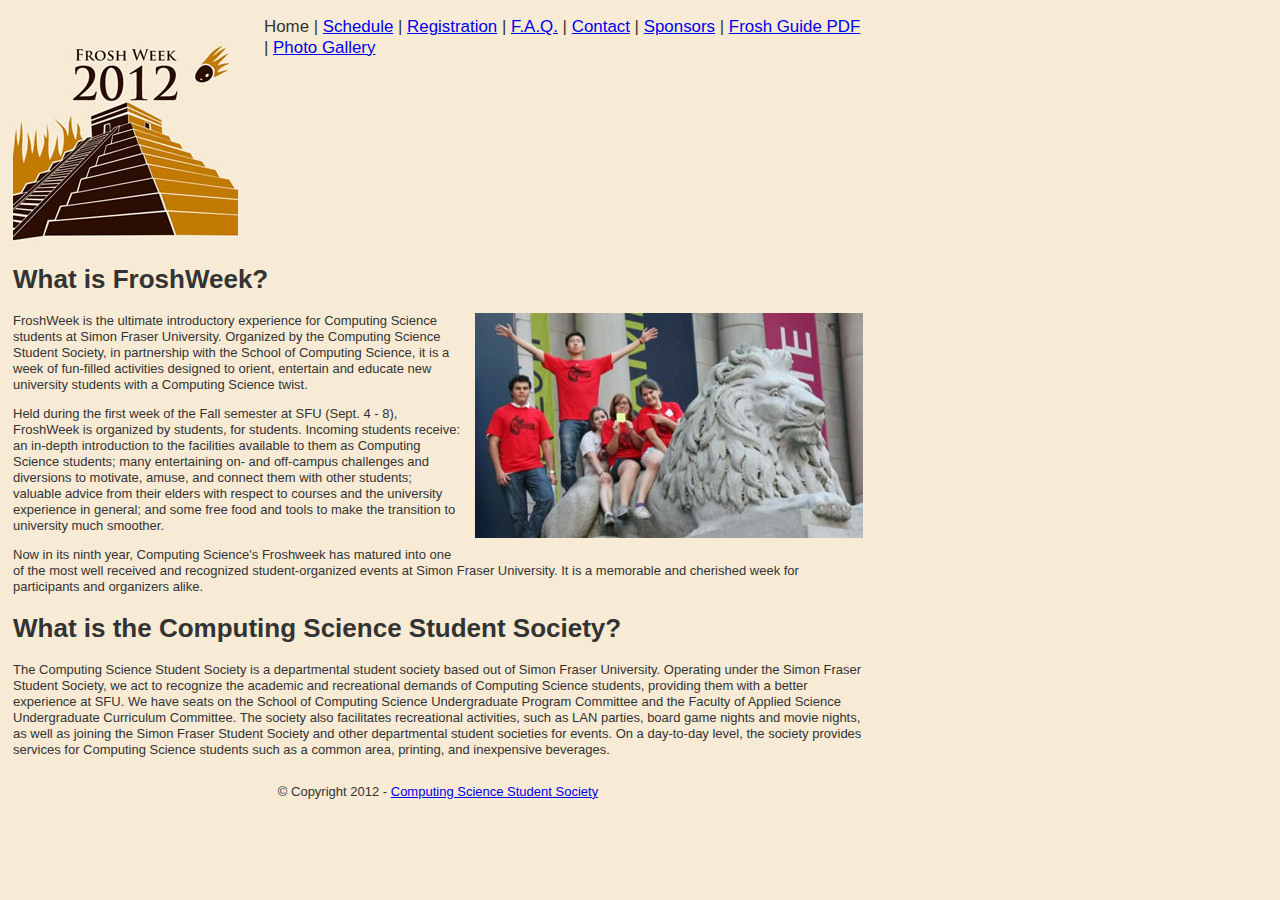
<file: archive/frosh2012/index.html>
<!DOCTYPE html>

<html>
<head>
<title>CSSS FroshWeek 2012</title>
<link rel="stylesheet" href="screen.css" />
</head>

<body>

<div class="logo">
    <img src="logo2012small.jpg" />
</div>
        
<div class="navigation">
    <p>
    Home | 
    <a href="schedule.html">Schedule</a> |
    <a href="registration.html">Registration</a> | 
    <a href="faq.html">F.A.Q.</a> | 
    <a href="contact.html">Contact</a> | 
    <a href="sponsors.html">Sponsors</a> |
    <a href="Frosh Week 2012 Survival Guide.pdf">Frosh Guide PDF</a> |
    <a href="http://csss.cs.sfu.ca/gallery.php">Photo Gallery</a>
    </p>
</div>

<div class="content">

<h1>What is FroshWeek?</h1>

<img class="photo" src="2011_statue.jpg" />

<p>FroshWeek is the ultimate introductory experience for Computing Science students at Simon Fraser
University. Organized by the Computing Science Student Society, in partnership with the School of
Computing Science, it is a week of fun-filled activities designed to orient, entertain and educate new
university students with a Computing Science twist.</p>

<p>Held during the first week of the Fall semester at SFU (Sept. 4 - 8), FroshWeek is organized by students, for
students. Incoming students receive: an in-depth introduction to the facilities available to them as
Computing Science students; many entertaining on- and off-campus challenges and diversions to
motivate, amuse, and connect them with other students; valuable advice from their elders with respect 
to courses and the university experience in general; and some free food and tools to make the
transition to university much smoother.</p>

<p>Now in its ninth year, Computing Science's Froshweek has matured into one of the most well
received and recognized student-organized events at Simon Fraser University. It is a memorable and
cherished week for participants and organizers alike.</p>



<h1>What is the Computing Science Student Society?</h1>

<p>The Computing Science Student Society is a departmental student society based out of Simon 
Fraser University. Operating under the Simon Fraser Student Society, we act to recognize the
academic and recreational demands of Computing Science students, providing them with a better
experience at SFU. We have seats on the School of Computing Science Undergraduate Program 
Committee and the Faculty of Applied Science Undergraduate Curriculum Committee. 
The society also facilitates recreational activities, such as
LAN parties, board game nights and movie nights, as well as joining
the Simon Fraser Student Society and other departmental student
societies for events. On a day-to-day level, the society provides
services for Computing Science students such as a common area,
printing, and inexpensive beverages.</p>

<div class="footer">
	<p>&copy; Copyright 2012 - <a href="http://csss.cs.sfu.ca/">Computing Science Student Society</a></p>
</div>

</div>

</body>
</html>
</file>
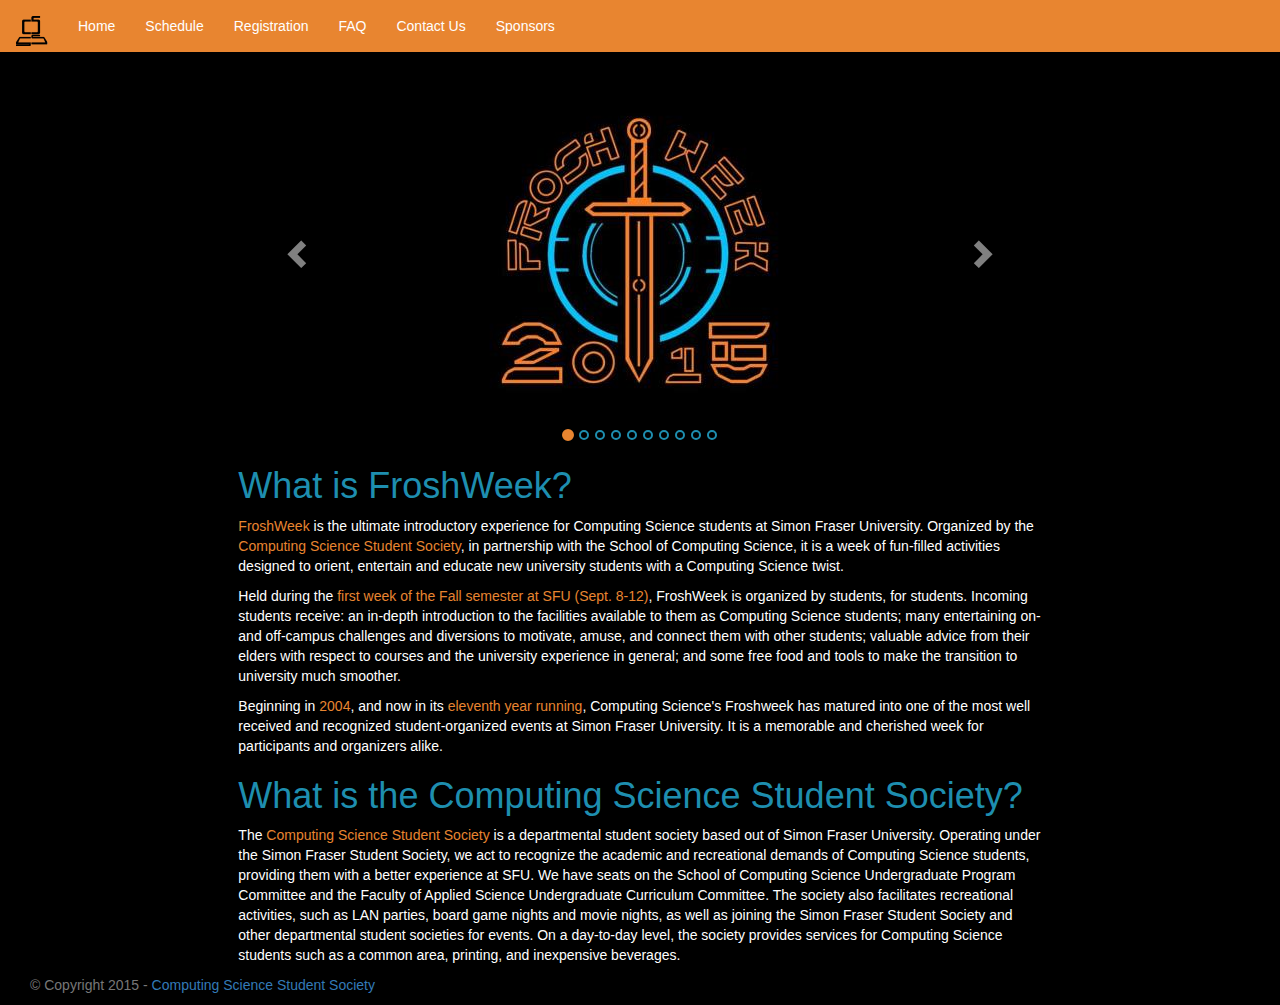
<file: archive/frosh2015/index.html>
<!DOCTYPE html>
<html lang="en">
  <head>
    <meta charset="utf-8">
    <meta http-equiv="X-UA-Compatible" content="IE=edge">
    <meta name="viewport" content="width=device-width, initial-scale=1">
    <!-- The above 3 meta tags *must* come first in the head; any other head content must come *after* these tags -->
    <title>CSSS FroshWeek 2015</title>

    <!-- Bootstrap -->
    <link href="css/bootstrap.min.css" rel="stylesheet">

    <!-- HTML5 shim and Respond.js for IE8 support of HTML5 elements and media queries -->
    <!-- WARNING: Respond.js doesn't work if you view the page via file:// -->
    <!--[if lt IE 9]>
      <script src="https://oss.maxcdn.com/html5shiv/3.7.2/html5shiv.min.js"></script>
      <script src="https://oss.maxcdn.com/respond/1.4.2/respond.min.js"></script>
    <![endif]-->

    <!-- CSSS FroshWeek Stylings -->
    <link href="css/style.css" rel="stylesheet">
    <link href="css/bs-overrides.css" rel="stylesheet">
  </head>
  <body>
        <!-- Navigation Section -->
        <nav class="navbar navbar-default navbar-fixed-top" role="navigation">
            <div class="container-fluid">
                <!-- Navigation Header -->
                <div class="navbar-header">
                    <button type="button" class="navbar-toggle collapsed" data-toggle="collapse" data-target="#navbar-collapse-1">
                        <span class="sr-only">Navigation Toggle</span>
                        <span class="icon-bar"></span>
                        <span class="icon-bar"></span>
                        <span class="icon-bar"></span>
                    </button>
                    <a class="navbar-brand" href="http://csss.cs.sfu.ca"><img src="img/CSSSFinalLogoMini.png" alt="CSSS"></a>
                </div>

                <!-- Nav links -->
                <div class="collapse navbar-collapse" id="navbar-collapse-1">
                    <ul class="nav navbar-nav">
                        <li><a href="index.html" class="active">Home</a></li>
                        <li><a href="schedule.html">Schedule</a></li>
                        <li><a href="registration.html">Registration</a></li>
                        <li><a href="faq.html">FAQ</a></li>
                        <li><a href="contact.html">Contact Us</a></li>
                        <li><a href="sponsors.html">Sponsors</a><li>
                    </ul>
                </div>
            </div>
        </nav>

        <!-- Content Section -->
        <div class="container-fluid">
            <div class="row-fluid">
                <div class="col-xs-12 col-md-8 col-md-offset-2">
                    <div id="carousel" class="carousel slide" data-ride="carousel">
                        <!-- Indicators -->
                        <ol class="carousel-indicators">
                            <li data-target="#carousel" data-slide-to="0" class="active"></li>
                            <li data-target="#carousel" data-slide-to="1"></li>
                            <li data-target="#carousel" data-slide-to="2"></li>
                            <li data-target="#carousel" data-slide-to="3"></li>
                            <li data-target="#carousel" data-slide-to="4"></li>
                            <li data-target="#carousel" data-slide-to="5"></li>
                            <li data-target="#carousel" data-slide-to="6"></li>
                            <li data-target="#carousel" data-slide-to="7"></li>
                            <li data-target="#carousel" data-slide-to="8"></li>
                            <li data-target="#carousel" data-slide-to="9"></li>
                        </ol>
                    
                        <!-- wrapper for slides -->
                        
                        <div class="carousel-inner" role="listbox">
                            <div class="item active">
                                <img class="img-responsive center-block" src="img/blueDisk_landscape.jpg" alt="Frosh 2012 Info Session">
                            </div>
                            
                            <div class="item">
                                <img src="img/frosh-slide-1.jpg" alt="Frosh 2012 Info Session">
                            </div>
                            
                            <div class="item" >
                                <img src="img/frosh-slide-2.jpg" alt="Frosh 2011">
                            </div>
                                
                            <div class="item" >
                                <img src="img/frosh-slide-3.jpg" alt="Frosh 2012 Dinner">
                            </div>
                                
                            <div class="item">
                                <img src="img/frosh-slide-4.jpg" alt="Frosh 2011 Dodgeball">
                            </div>
                                
                            <div class="item">
                                <img src="img/frosh-slide-5.jpg" alt="Frosh 2012">
                            </div>
                                
                            <div class="item">
                                <img src="img/frosh-slide-6.jpg" alt="Frosh 2012 Jumping">
                            </div>
                            
                            <div class="item">
                                <img src="img/frosh-slide-7.jpg" alt="Frosh 2012 Art Gallery">
                            </div>

                            <div class="item">
                                <img src="img/frosh-slide-8.jpg" alt="Frosh 2012 Engineers">
                            </div>
                            
                            <div class="item">
                                <img src="img/frosh-slide-9.jpg">
                            </div>
                        </div>

                        <!-- left and right controls -->
                        <a class="left carousel-control" href="#carousel" role="button" data-slide="prev">
                            <span class="glyphicon glyphicon-chevron-left" aria-hidden="true"</span>
                            <span class="sr-only">Previous</span>
                        </a>
                        <a class="right carousel-control" href="#carousel" role="button" data-slide="next">
                            <span class="glyphicon glyphicon-chevron-right" aria-hidden="true"</span>
                            <span class="sr-only">Next</span>
                        </a>
                    </div> <!-- carousel -->
                </div>

                
                <div class="col-xs-12 col-md-8 col-md-offset-2">
                    <br />
                    <br />
                    
                    <h1>What is FroshWeek?</h1>
                    
                    <p><span class="emphasis">FroshWeek</span> is the ultimate introductory experience for Computing Science students at Simon Fraser University. Organized by the <span class="emphasis">Computing Science Student Society</span>, in partnership with the School of Computing Science, it is a week of fun-filled activities designed to orient, entertain and educate new university students with a Computing Science twist.</p>

                    <p>Held during the <span class="emphasis">first week of the Fall semester at SFU (Sept. 8-12)</span>, FroshWeek is organized by students, for students. Incoming students receive: an in-depth introduction to the facilities available to them as Computing Science students; many entertaining on- and off-campus challenges and diversions to motivate, amuse, and connect them with other students; valuable advice from their elders with respect to courses and the university experience in general; and some free food and tools to make the transition to university much smoother.</p>

                    <p>Beginning in <span class="emphasis">2004</span>, and now in its <span class="emphasis">eleventh year running</span>, Computing Science's Froshweek has matured into one of the most well received and recognized student-organized events at Simon Fraser University. It is a memorable and cherished week for participants and organizers alike.</p> 

                    <h1>What is the Computing Science Student Society?</h1>

                    <p>The <span class="emphasis">Computing Science Student Society</span> is a departmental student society based out of Simon Fraser University. Operating under the Simon Fraser Student Society, we act to recognize the academic and recreational demands of Computing Science students, providing them with a better experience at SFU. We have seats on the School of Computing Science Undergraduate Program Committee and the Faculty of Applied Science Undergraduate Curriculum Committee. The society also facilitates recreational activities, such as LAN parties, board game nights and movie nights, as well as joining the Simon Fraser Student Society and other departmental student societies for events. On a day-to-day level, the society provides services for Computing Science students such as a common area, printing, and inexpensive beverages.</p>
                </div>
            </div> <!-- end row-fluid -->
        </div> <!-- end container-fluid -->
       
            
        <footer class="footer">
            <div class="container-fluid">
                <div class="col-xs-8 col-md-8">
                    <p class="text-muted">&copy; Copyright 2015 - <a href="http://csss.cs.sfu.ca/">Computing Science Student Society</a></p> 
                </div>
            </div>
        </footer>
        
        

    <!-- jQuery (necessary for Bootstrap's JavaScript plugins) -->
    <script src="https://ajax.googleapis.com/ajax/libs/jquery/1.11.2/jquery.min.js"></script>
    <!-- Include all compiled plugins (below), or include individual files as needed -->
    <script src="js/bootstrap.min.js"></script>
  </body>
</html>
</file>
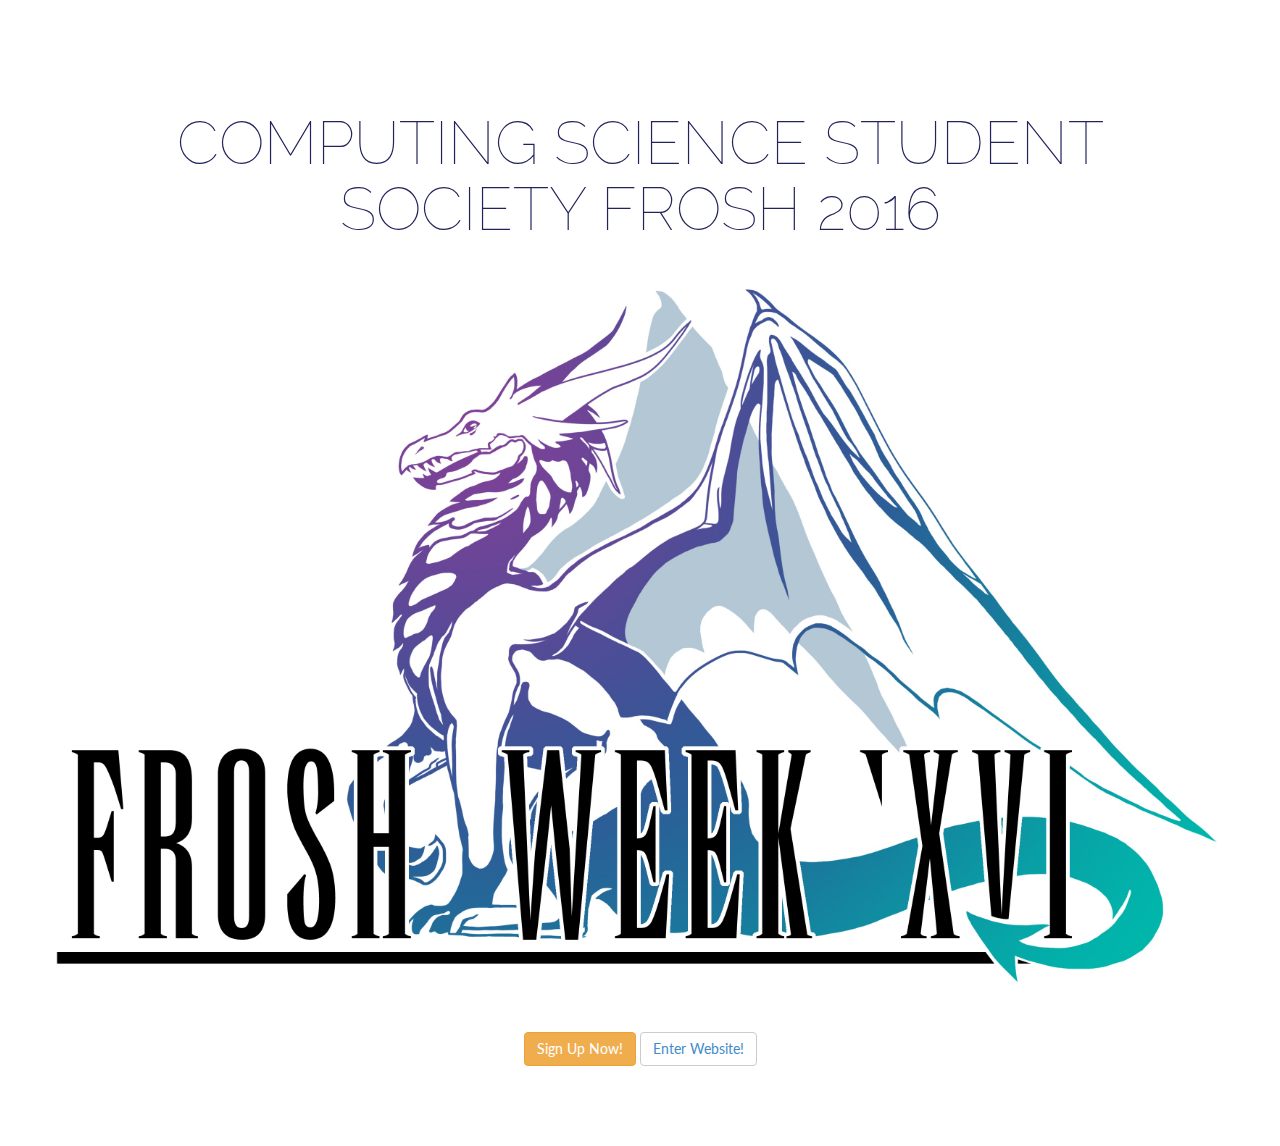
<file: archive/frosh2016/index.html>
<!DOCTYPE html>
<html lang="en">
  <head>
    <meta charset="utf-8">
    <meta name="viewport" content="width=device-width, initial-scale=1.0"/>
    <meta name="description" content="CSSS Frosh Week 2016"/>
    <meta name="author" content="Farzin Ahmed"/>
    <meta name="creator" content="Farzin Ahmed"/>
    <meta name="attribution_parties" content="SHIELD free bootstrap theme - blacktie.co licensed under CC3">
    <link rel="shortcut icon" href="mainsite/assets/img/team/favicon.ico">

    <title>Computing Science Student Society Frosh 2016</title

    <!-- Bootstrap core CSS -->
    <link href="assets/css/bootstrap.css" rel="stylesheet">

    <!-- Custom styles for this template -->
    <link href="assets/css/soon.css" rel="stylesheet">

    <!-- Overrides for everything -->
    <link href="assets/css/overrides.css" rel="stylesheet">

    <!-- HTML5 shim and Respond.js IE8 support of HTML5 elements and media queries -->
    <!--[if lt IE 9]>
      <script src="assets/js/html5shiv.js"></script>
      <script src="assets/js/respond.min.js"></script>
    <![endif]-->

    <link href='https://fonts.googleapis.com/css?family=Lato:300,400,700,300italic,400italic' rel='stylesheet' type='text/css'>
    <link href='https://fonts.googleapis.com/css?family=Raleway:400,300,700' rel='stylesheet' type='text/css'>

  </head>
  <!-- START BODY -->
  <body class="nomobile">

    <!-- START HEADER -->
    <section id="header">
        <div class="container">
            <header class="row">
                <div class="col-xs-10 col-xs-offset-1">
                    <!-- HEADLINE -->
                    <h1 data-animated="GoIn">Computing Science Student Society Frosh 2016</h1>
                </div>
            </header>



        <!-- LAYER OVER THE SLIDER TO MAKE THE WHITE TEXT READABLE -->
        <!--<div id="layer"></div>-->
        <!-- END LAYER -->
        <!-- START SLIDER -->
        <!-- Slider Commented Out
        <div class="row">
            <div id="slider" class="col-lg-4 col-lg-offset-4 rev_slider">
                <ul>
                    <li data-transition="slideleft" data-slotamount="1" data-thumb="assets/frosh/new_header.png">
                        <img src="assets/img/frosh/new/blueDisk.jpg">
                    </li>
                    <li data-transition="slideleft" data-slotamount="1" data-thumb="assets/img/frosh/bedrace.png">
                        <img src="assets/img/frosh/frosh-slide-4.jpg">
                    </li>
                    <li data-transition="slideleft" data-slotamount="1" data-thumb="assets/img/frosh/Club_Night.JPG">
                        <img src="assets/img/frosh/frosh-slide-3.jpg">
                    </li>
                </ul>
            </div>
        </div> -->
        <!-- END SLIDER -->

            <!-- START TIMER -->

            <div class="row">
                <img class="img-responsive center-block" src="assets/img/frosh/logo_3gradient_banner_small.jpg">
            </div>
			<!--
            <div class="row">
                <div id="timer"  data-animated="FadeIn">
                    <div id="days" class="timer_box"></div>
                    <div id="hours" class="timer_box"></div>
                    <div id="minutes" class="timer_box"></div>
                    <div id="seconds" class="timer_box"></div>
                </div>
            </div>
		-->
            <div class="row">
                <div class="col-lg-4 col-lg-offset-4 mt centered">
                    <button type="button" class="btn btn-warning" onclick='window.location.href = "https://docs.google.com/forms/d/e/1FAIpQLSfbo5o_AFKfJ8tA26HFx3xESzkc9_F5-ljXW1_sbnlV-YPmzg/viewform";'>Sign Up Now!</button>
                    <button type="button" class="btn btn-default" onclick='window.location.href = "mainsite/frosh.html";'><a href="mainsite/frosh.html">Enter Website!</a></button>
                </div>
	    </div>
            <!-- END TIMER -->

            <!--<div class="row">
                <h1>Sponsored by: </h1>
                <div>
                    <img class="img-responsive center-block" src="assets/img/Simba Logo white on transparent triangle with transparent S.png">
                </div>
            </div>
        </div><! End Container
    </section> -->
    <!-- END HEADER -->

    <!-- Bootstrap core JavaScript
    ================================================== -->
    <!-- Placed at the end of the document so the pages load faster -->
    <script>
    function registerRedirect() {
        window.location.href = "https://docs.google.com/forms/d/1KcNNdA1Iy11nPLnjwRf1H5aIw_VuB8cx5CHDvjtShYI/viewform?usp=send_form";
    }
    function mainsiteRedirect() {
        window.location.href = "mainsite/frosh.html";
    }

    </script>
    <script src="assets/js/jquery.min.js"></script>
    <script type="text/javascript" src="assets/js/modernizr.custom.js"></script>
    <script src="assets/js/bootstrap.js"></script>
    <script src="assets/js/soon/plugins.js"></script>
    <script src="assets/js/soon/jquery.themepunch.revolution.min.js"></script>
    <script src="assets/js/soon/custom.js"></script>
  </body>
  <!-- END BODY -->
</html>
</file>
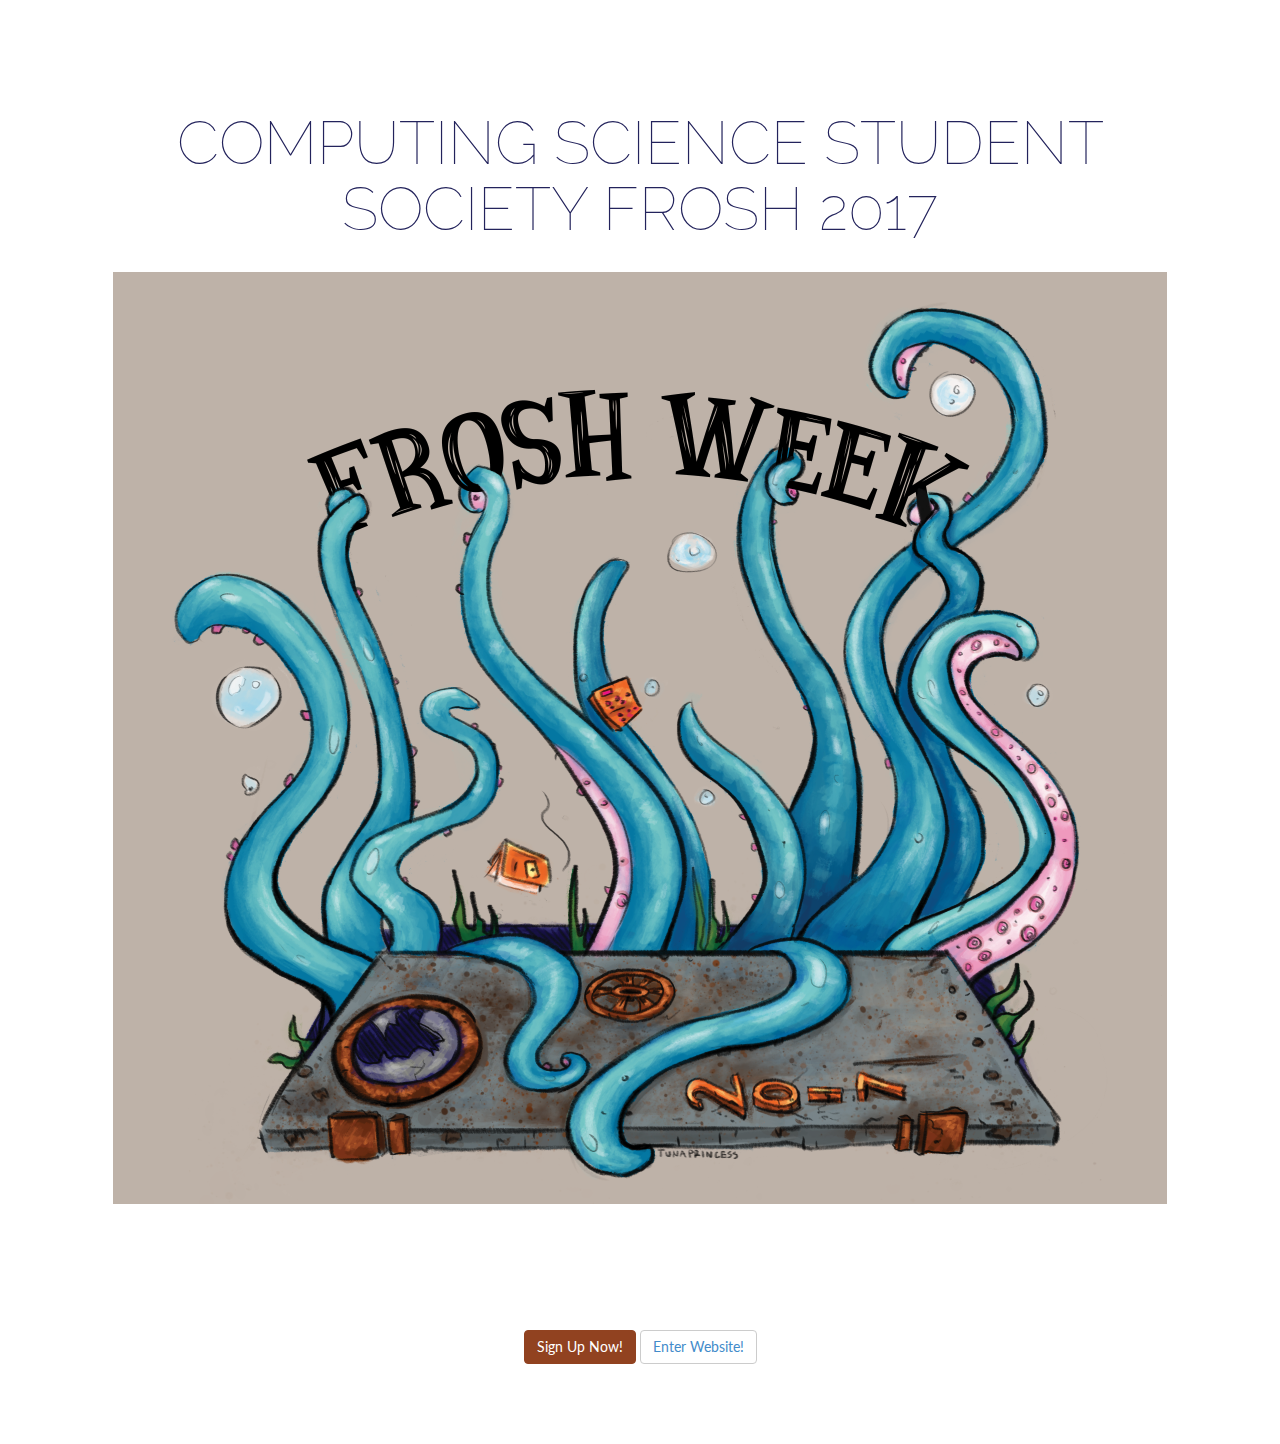
<file: archive/frosh2017/index.html>
<!DOCTYPE html>
<html lang="en">

<head>
    <meta charset="utf-8">
    <meta name="viewport" content="width=device-width, initial-scale=1.0" />
    <meta name="description" content="CSSS Frosh Week 2017" />
    <meta name="author" content="Jace Manshadi" />
    <meta name="creator" content="Jace Manshadi" />
    <meta name="attribution_parties" content="SHIELD free bootstrap theme - blacktie.co licensed under CC3">
    <link rel="shortcut icon" href="mainsite/assets/img/team/Frosh-2017-Theme-Favicon.ico">

    <title>Computing Science Student Society Frosh 2017</title <!-- Bootstrap core CSS -->
    <link href="assets/css/bootstrap.css" rel="stylesheet">

    <!-- Custom styles for this template -->
    <link href="assets/css/soon.css" rel="stylesheet">

    <!-- Overrides for everything -->
    <link href="assets/css/overrides.css" rel="stylesheet">

    <!-- HTML5 shim and Respond.js IE8 support of HTML5 elements and media queries -->
    <!--[if lt IE 9]>
      <script src="assets/js/html5shiv.js"></script>
      <script src="assets/js/respond.min.js"></script>
    <![endif]-->

    <link href='https://fonts.googleapis.com/css?family=Lato:300,400,700,300italic,400italic' rel='stylesheet' type='text/css'>
    <link href='https://fonts.googleapis.com/css?family=Raleway:400,300,700' rel='stylesheet' type='text/css'>

</head>
<!-- START BODY -->

<body class="nomobile">

    <!-- START HEADER -->
    <section id="header">
        <div class="container">
            <header class="row">
                <div class="col-xs-10 col-xs-offset-1">
                    <!-- HEADLINE -->
                    <h1 data-animated="GoIn">Computing Science Student Society Frosh 2017</h1>
                </div>
            </header>



            <!-- LAYER OVER THE SLIDER TO MAKE THE WHITE TEXT READABLE -->
            <!--<div id="layer"></div>-->
            <!-- END LAYER -->
            <!-- START SLIDER -->
            <!-- Slider Commented Out
        <div class="row">
            <div id="slider" class="col-lg-4 col-lg-offset-4 rev_slider">
                <ul>
                    <li data-transition="slideleft" data-slotamount="1" data-thumb="assets/frosh/new_header.png">
                        <img src="assets/img/frosh/new/blueDisk.jpg">
                    </li>
                    <li data-transition="slideleft" data-slotamount="1" data-thumb="assets/img/frosh/bedrace.png">
                        <img src="assets/img/frosh/frosh-slide-4.jpg">
                    </li>
                    <li data-transition="slideleft" data-slotamount="1" data-thumb="assets/img/frosh/Club_Night.JPG">
                        <img src="assets/img/frosh/frosh-slide-3.jpg">
                    </li>
                </ul>
            </div>
        </div> -->
            <!-- END SLIDER -->

            <!-- START TIMER -->

            <div class="row">
                <img class="img-responsive center-block" src="assets/img/Frosh%202017%20Theme.png">
            </div>

            <div class="row">
                <div id="timer" data-animated="FadeIn">
                    <div id="days" class="timer_box"></div>
                    <div id="hours" class="timer_box"></div>
                    <div id="minutes" class="timer_box"></div>
                    <div id="seconds" class="timer_box"></div>
                </div>
            </div>

            <div class="row">
                <div class="col-lg-4 col-lg-offset-4 mt centered">
                    <button type="button" class="btn btn-warning" onclick='window.location.href = "https://docs.google.com/forms/d/e/1FAIpQLSdHQFT8wVPzQWr6WEaNLvbVRt7A-3_mK2IBSjjq3K0ZllizYw/closedform";'>Sign Up Now!</button>
                    <button type="button" class="btn btn-default" onclick='window.location.href = "mainsite/frosh.html";'><a href="mainsite/frosh.html">Enter Website!</a></button>
                </div>
            </div>
            <!-- END TIMER -->

            <!--<div class="row">
                <h1>Sponsored by: </h1>
                <div>
                    <img class="img-responsive center-block" src="assets/img/Simba Logo white on transparent triangle with transparent S.png">
                </div>
            </div>
        </div><! End Container
    </section> -->
            <!-- END HEADER -->

            <!-- Bootstrap core JavaScript
    ================================================== -->
            <!-- Placed at the end of the document so the pages load faster -->
            <script>
                function registerRedirect() {
                    window.location.href = "https://docs.google.com/forms/d/1KcNNdA1Iy11nPLnjwRf1H5aIw_VuB8cx5CHDvjtShYI/viewform?usp=send_form";
                }

                function mainsiteRedirect() {
                    window.location.href = "mainsite/frosh.html";
                }
            </script>
            <script src="https://code.jquery.com/jquery-3.2.1.min.js" integrity="sha256-hwg4gsxgFZhOsEEamdOYGBf13FyQuiTwlAQgxVSNgt4=" crossorigin="anonymous">
            </script>
            <script type="text/javascript" src="assets/js/modernizr.custom.js"></script>
            <script src="assets/js/bootstrap.js"></script>
            <script src="assets/js/soon/plugins.js"></script>
            <script src="assets/js/soon/jquery.themepunch.revolution.min.js"></script>
            <script src="assets/js/soon/custom.js"></script>
</body>
<!-- END BODY -->

</html>
</file>
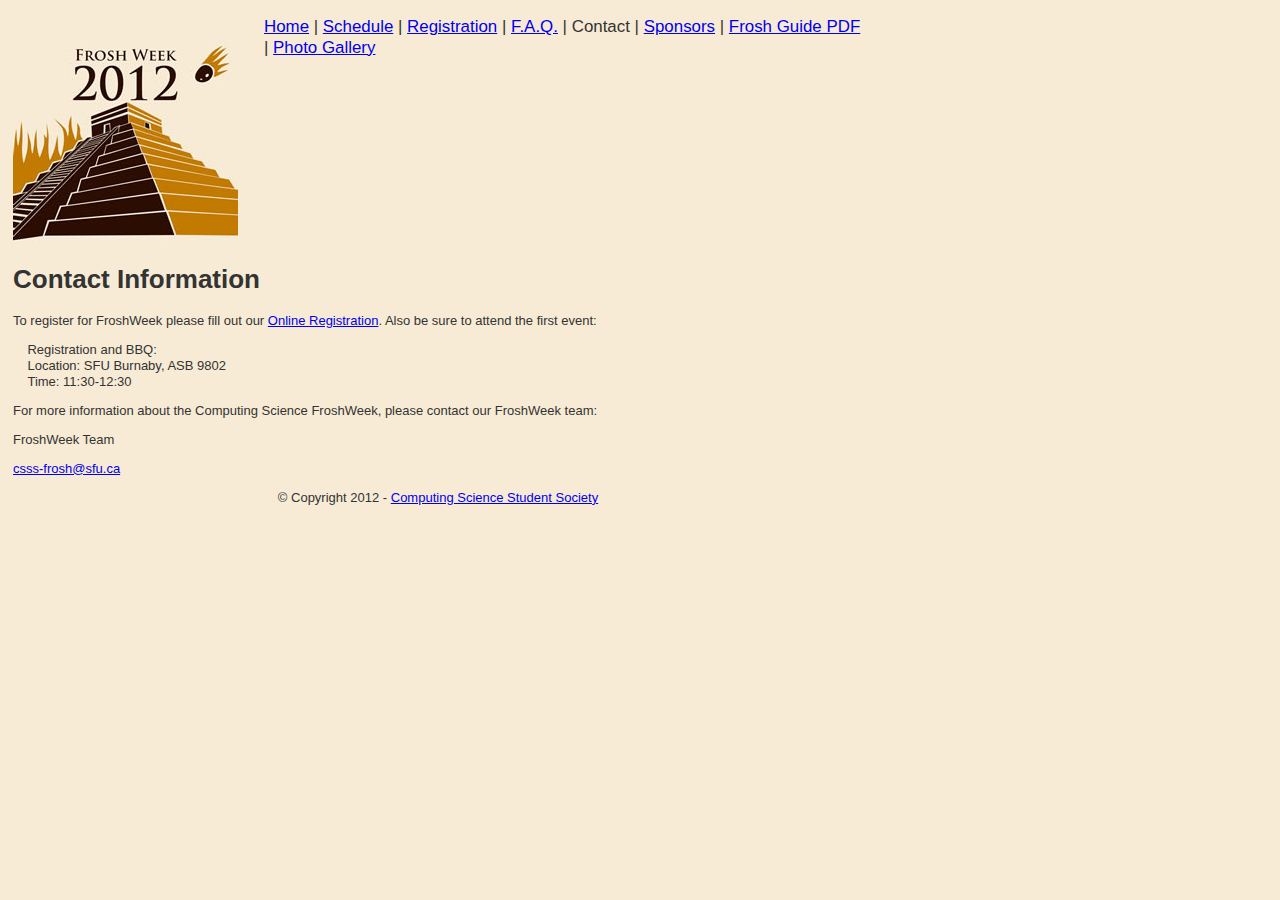
<file: archive/frosh2012/contact.html>
<!DOCTYPE html>

<html>
<head>
<title>CSSS FroshWeek 2012</title>
<link rel="stylesheet" href="screen.css" />
</head>

<body>

<div class="logo"><img src="logo2012small.jpg" /></div>

<div class="navigation">
    <p>
    <a href="index.html">Home</a> | 
    <a href="schedule.html">Schedule</a> |
    <a href="registration.html">Registration</a> | 
    <a href="faq.html">F.A.Q.</a> | 
    Contact | 
    <a href="sponsors.html">Sponsors</a> |
    <a href="Frosh Week 2012 Survival Guide.pdf">Frosh Guide PDF</a> |
    <a href="http://csss.cs.sfu.ca/gallery.php">Photo Gallery</a>
    </p>
</div>

<div class="content">

<h1>Contact Information</h1>

<p>To register for FroshWeek please fill out our <a href="registration.html">Online Registration</a>.

Also be sure to attend the first event:
	
	<p> &nbsp;&nbsp;&nbsp;&nbsp;Registration and BBQ:
	<br>&nbsp;&nbsp;&nbsp;&nbsp;Location: SFU Burnaby, ASB 9802
	<br>&nbsp;&nbsp;&nbsp;&nbsp;Time: 11:30-12:30</p>

<p>For more information about the Computing Science FroshWeek, please contact our FroshWeek team:</p>

<p>FroshWeek Team</p>

<p><a href="mailto:csss-frosh@sfu.ca">csss-frosh@sfu.ca</a></p>
</div>


<div class="footer">
	<p>&copy; Copyright 2012 - <a href="http://csss.cs.sfu.ca/">Computing Science Student Society</a></p>
</div>

</body>
</html>
</file>
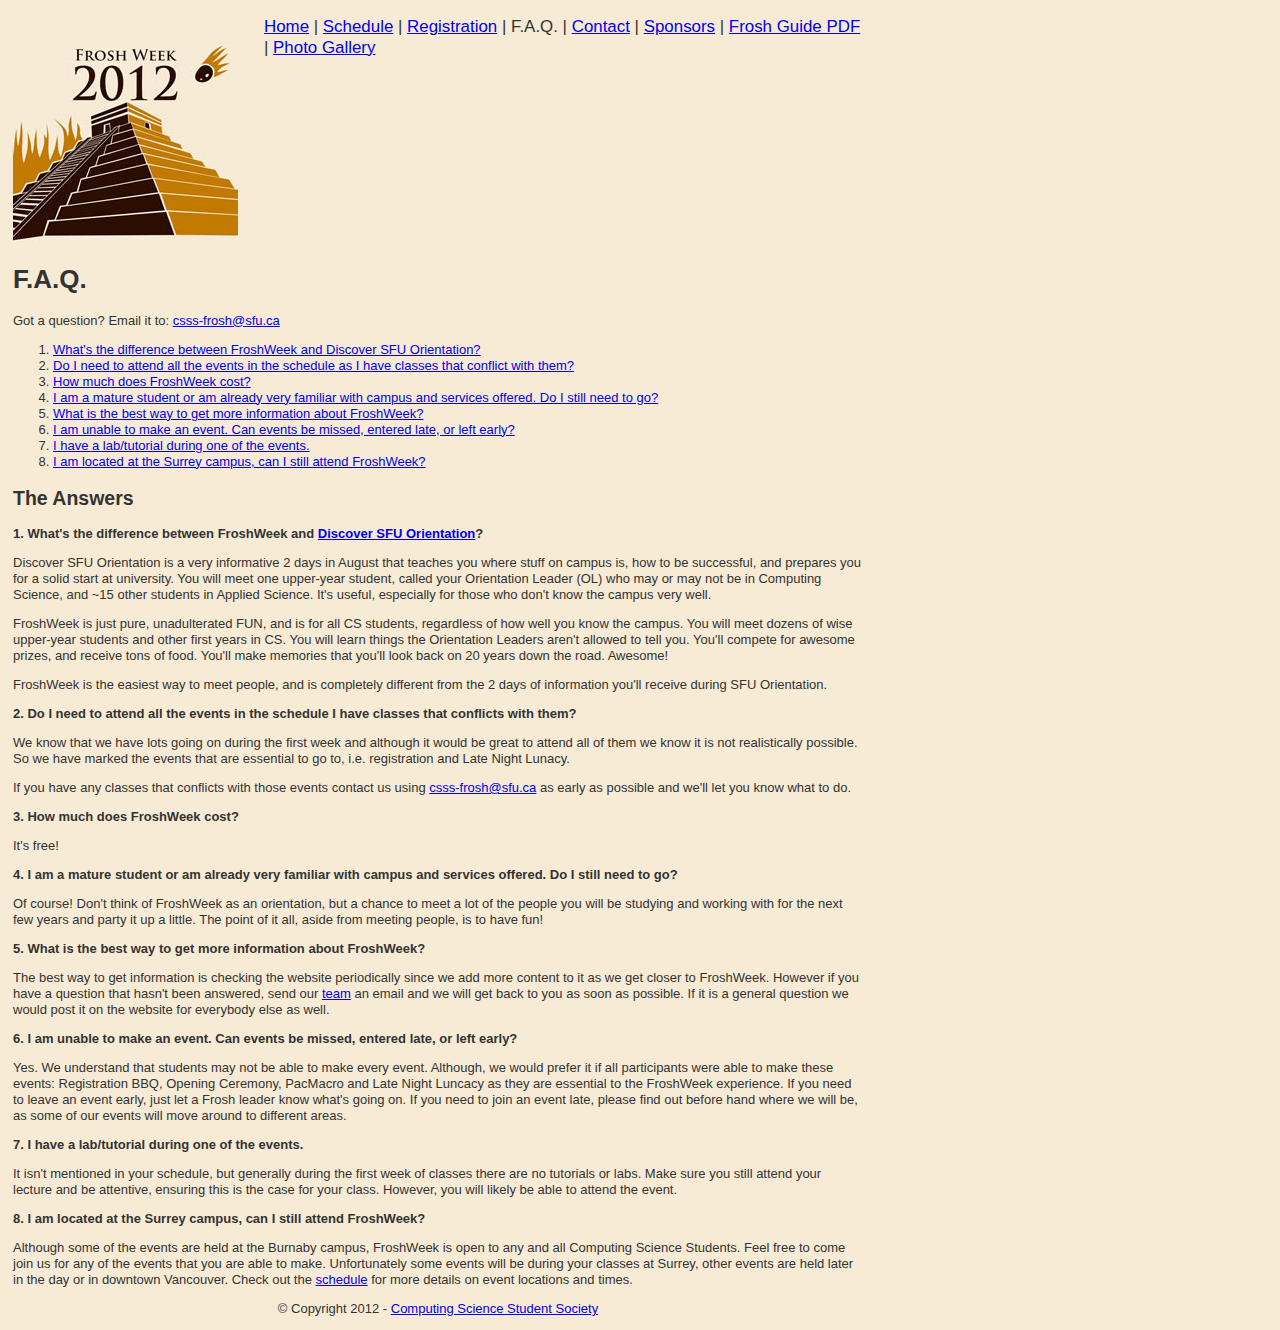
<file: archive/frosh2012/faq.html>
<!DOCTYPE html>

<html>
<head>
<title>CSSS FroshWeek 2012</title>
<link rel="stylesheet" href="screen.css" />
</head>

<body>

<div class="logo"><img src="logo2012small.jpg" /></div>

<div class="navigation">
    <p>
    <a href="index.html">Home</a> | 
    <a href="schedule.html">Schedule</a> |
    <a href="registration.html">Registration</a> |
    F.A.Q. | 
    <a href="contact.html">Contact</a> | 
    <a href="sponsors.html">Sponsors</a> |
    <a href="Frosh Week 2012 Survival Guide.pdf">Frosh Guide PDF</a> |
    <a href="http://csss.cs.sfu.ca/gallery.php">Photo Gallery</a>
    </p>
</div>

<div class="content">

<h1>F.A.Q.</h1>

<p>Got a question? Email it to: <a href="mailto:csss-frosh@sfu.ca">csss-frosh@sfu.ca</a></p>

<ol>
    	<li><a href="#faq_1">What's the difference between FroshWeek and Discover SFU Orientation?</a></li>
   	<li><a href="#faq_2">Do I need to attend all the events in the schedule as I have classes that conflict with them?</a></li>
	<li><a href="#faq_3">How much does FroshWeek cost?</a></li>
	<li><a href="#faq_4">I am a mature student or am already very familiar with campus and services offered. Do I still need to go?</a></li>
	<li><a href="#faq_5">What is the best way to get more information about FroshWeek?</a></li>
   	<li><a href="#faq_6">I am unable to make an event. Can events be missed, entered late, or left early?</a></li>
    	<li><a href="#faq_7">I have a lab/tutorial during one of the events.</a></li>
	<li><a href="#faq_8">I am located at the Surrey campus, can I still attend FroshWeek?</a></li>
	
</ol>

<h2>The Answers</h2>

<p class="question"><a name="faq_1">1. What's the difference between FroshWeek and </a><a href="http://www.sfu.ca/studentlife/orientation/index.html">Discover SFU Orientation</a>?</p>

    <p>Discover SFU Orientation is a very informative 2 days in August that teaches you where stuff on campus is, how to be successful, and prepares you for a solid start at university. You will meet one upper-year student, called your Orientation Leader (OL) who may or may not be in Computing Science, and ~15 other students in Applied Science. It's useful, especially for those who don't know the campus very well.</p>
    <p>FroshWeek is just pure, unadulterated FUN, and is for all CS students, regardless of how well you know the campus. You will meet dozens of wise upper-year students and other first years in CS. You will learn things the Orientation Leaders aren't allowed to tell you. You'll compete for awesome prizes, and receive tons of food. You'll make memories that you'll look back on 20 years down the road. Awesome!</p>

    <p>FroshWeek is the easiest way to meet  people, and is completely different from the 2 days of information you'll receive during SFU Orientation.</p>


<p class="question"><a name="faq_2">2. Do I need to attend all the events in the schedule I have classes that conflicts with them?</a></p>

    <p>We know that we have lots going on during the first week and although it would be great to attend all of them we know it is not realistically possible. So we have marked the events that are essential to go to, i.e. registration and Late Night Lunacy.</p>

    <p>If you have any classes that conflicts with those events contact us using <a href="mailto:csss-frosh@sfu.ca">csss-frosh@sfu.ca</a> as early as possible and we'll let you know what to do.</p>


<p class="question"><a name="faq_3">3. How much does FroshWeek cost?</a></p>

	<p>It's free!</p>


<p class="question"><a name="faq_4">4. I am a mature student or am already very familiar with campus and services offered. Do I still need to go?</a></p>

	<p>Of course! Don't think of FroshWeek as an orientation, but a chance to meet a lot of the people you will be studying and working with for the next few years and party it up a little. The point of it all, aside from meeting people, is to have fun!</p>


<p class="question"><a name="faq_5">5. What is the best way to get more information about FroshWeek?</a></p>

	<p>The best way to get information is checking the website periodically since we add more content to it as we get closer to FroshWeek. However if you have a question that hasn't been answered, send our <a href="mailto:csss-frosh@sfu.ca">team</a> an email and we will get back to you as soon as possible. If it is a general question we would post it on the website
for everybody else as well.</p>


<p class="question"><a name="faq_6">6. I am unable to make an event. Can events be missed, entered late, or left early?</a></p>

	<p>Yes. We understand that students may not be able to make every event. Although, we would prefer it if all participants were
       able to make these events: Registration BBQ, Opening Ceremony, PacMacro and Late Night Luncacy as they are essential to the FroshWeek experience.
       If you need to leave an event early, just let a Frosh leader know what's going on. If you need to join an event late,
       please find out before hand where we will be, as some of our events will move around to different areas.</p>


<p class="question"><a name="faq_7">7. I have a lab/tutorial during one of the events.</a></p>

	<p>It isn't mentioned in your schedule, but generally during the first week of classes there are no tutorials or labs. Make sure you still attend your 
	lecture and be attentive, ensuring this is the case for your class. However, you will likely be able to attend the event.</p>


<p class="question"><a name="faq_8">8. I am located at the Surrey campus, can I still attend FroshWeek?</a></p>

	<p>Although some of the events are held at the Burnaby campus, FroshWeek is open to any and all Computing Science Students. Feel free to come join us for 
	any of the events that you are able to make. Unfortunately some events will be during your classes at Surrey, other events are held later in the day or 
	in downtown Vancouver. Check out the <a href="schedule.html">schedule</a> for more details on event locations and times.</p>

</div>


<div class="footer">
	<p>&copy; Copyright 2012 - <a href="http://csss.cs.sfu.ca/">Computing Science Student Society</a></p>
</div>

</body>
</html>
</file>
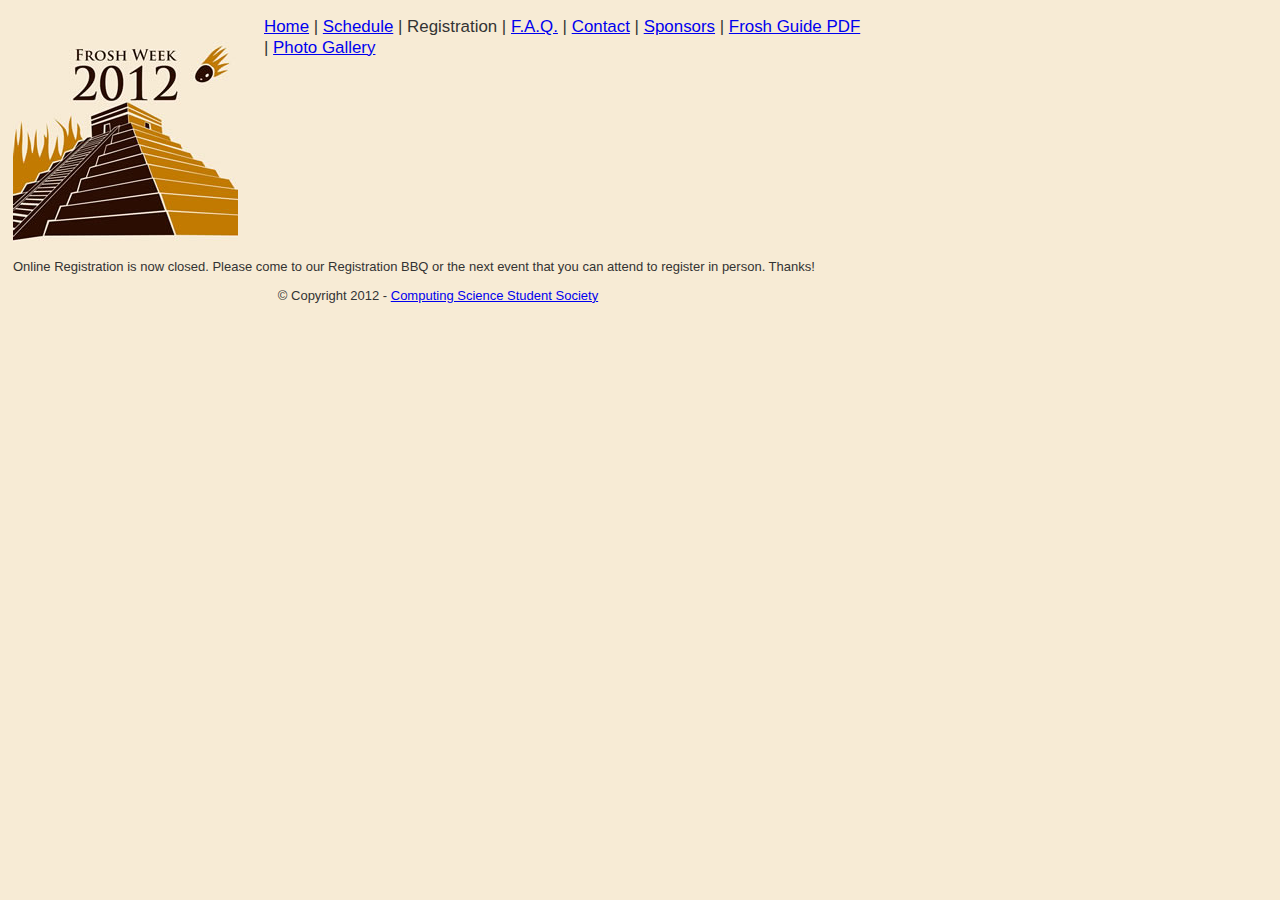
<file: archive/frosh2012/registration.html>
<!DOCTYPE html>

<html>
<head>
<title>CSSS FroshWeek 2012</title>
<link rel="stylesheet" href="screen.css" />
</head>

<body>

<div class="logo"><img src="logo2012small.jpg" /></div>

<div class="navigation">
    <p>
    <a href="index.html">Home</a> | 
    <a href="schedule.html">Schedule</a> |
    Registration | 
    <a href="faq.html">F.A.Q.</a> | 
    <a href="contact.html">Contact</a> | 
    <a href="sponsors.html">Sponsors</a> |
    <a href="Frosh Week 2012 Survival Guide.pdf">Frosh Guide PDF</a> |
    <a href="http://csss.cs.sfu.ca/gallery.php">Photo Gallery</a>
    </p>
</div>

<div class="content">

	<p> Online Registration is now closed. Please come to our Registration BBQ or the next event that you can attend to register in person. Thanks!</p>

</div>


<div class="footer">
	<p>&copy; Copyright 2012 - <a href="http://csss.cs.sfu.ca/">Computing Science Student Society</a></p>
</div>

</body>
</html>
</file>
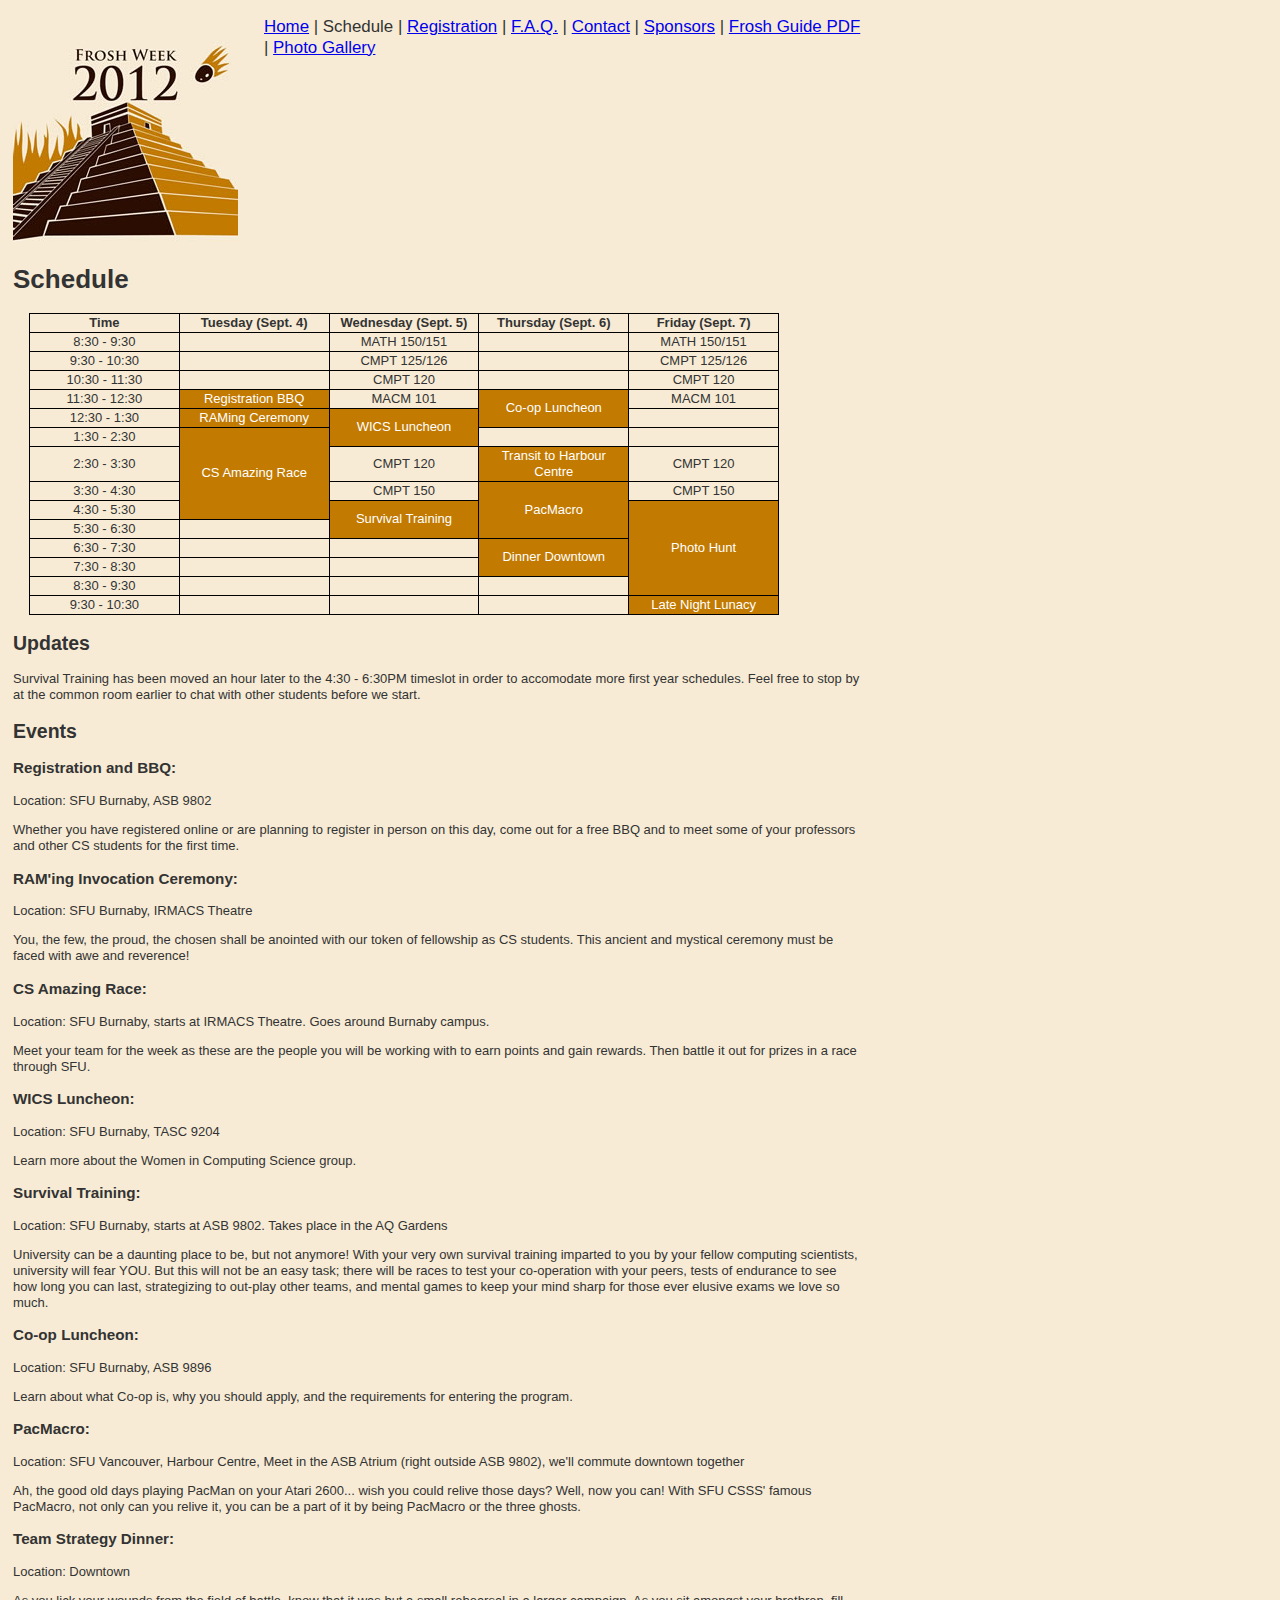
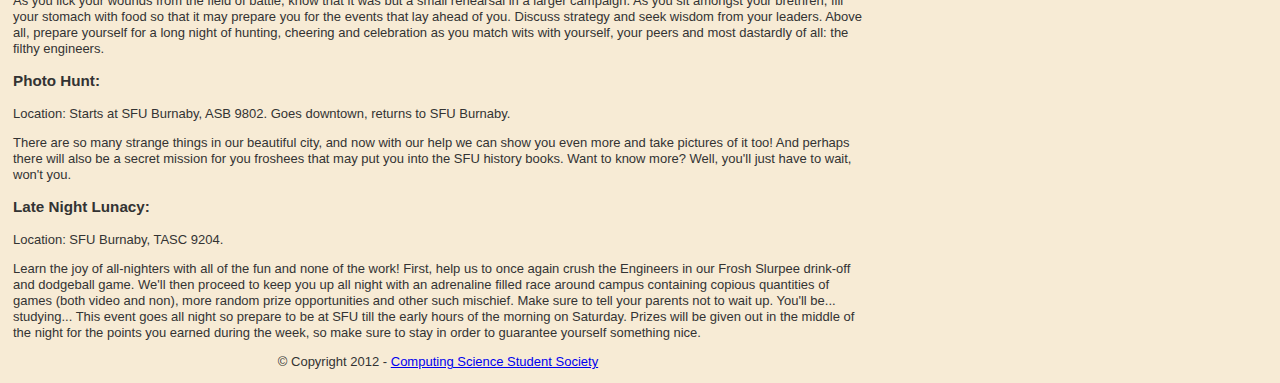
<file: archive/frosh2012/schedule.html>
<!DOCTYPE html>

<html>
<head>
<title>CSSS FroshWeek 2012</title>
<link rel="stylesheet" href="screen.css" />
</head>

<body>
	
<div class="logo">
    <img src="logo2012small.jpg" />
</div>
        
<div class="navigation">
    <p>
    <a href="index.html">Home</a> | 
    Schedule |
    <a href="registration.html">Registration</a> | 
    <a href="faq.html">F.A.Q.</a> | 
    <a href="contact.html">Contact</a> | 
    <a href="sponsors.html">Sponsors</a> |
    <a href="Frosh Week 2012 Survival Guide.pdf">Frosh Guide PDF</a> |
    <a href="http://csss.cs.sfu.ca/gallery.php">Photo Gallery</a>
    </p>
</div>


<div class="content">

<h1>Schedule</h1>

<table id="schedule" cellspacing="0">

<thead>
<tr>
    <th>Time</th>
    <th>Tuesday (Sept. 4)</th>
    <th>Wednesday (Sept. 5)</th>
    <th>Thursday (Sept. 6)</th>
    <th>Friday (Sept. 7)</th>
</tr>
</thead>

<tbody>
<tr>
    <td>8:30 - 9:30</td>
    <td></td>
    <td>MATH 150/151</td>
    <td></td>
    <td>MATH 150/151</td>
</tr>

<tr>
    <td>9:30 - 10:30</td>
    <td></td>
    <td>CMPT 125/126</td>
    <td></td>
    <td>CMPT 125/126</td>
</tr>

<tr>
    <td>10:30 - 11:30</td>
    <td></td>
    <td>CMPT 120</td>
    <td></td>
    <td>CMPT 120</td>
</tr>

<tr>
    <td>11:30 - 12:30</td>
    <td class="schedule-event">Registration BBQ</td>
    <td>MACM 101</td>
    <td class="schedule-event" rowspan="2">Co-op Luncheon</td>
    <td>MACM 101</td>
</tr>

<tr>
    <td>12:30 - 1:30</td>
    <td class="schedule-event">RAMing Ceremony</td>
    <td class="schedule-event" rowspan="2">WICS Luncheon</td>
    <!-- <td></td> -->
    <td></td>
</tr>

<tr>
    <td>1:30 - 2:30</td>
    <td class="schedule-event" rowspan="4">CS Amazing Race</td>
    <!-- <td></td> -->
    <td></td>
    <td></td>
</tr>

<tr>
    <td>2:30 - 3:30</td>
    <!-- <td></td> -->
    <td>CMPT 120</td>
    <td class="schedule-event">Transit to Harbour Centre</td>
    <td>CMPT 120</td>
</tr>

<tr>
    <td>3:30 - 4:30</td>
    <!-- <td></td> -->
    <td>CMPT 150</td>
    <td class="schedule-event" rowspan="3">PacMacro</td>
    <td>CMPT 150</td>
</tr>

<tr>
    <td>4:30 - 5:30</td>
    <!-- <td></td> -->
    <td class="schedule-event" rowspan="2">Survival Training</td>
    <!-- <td></td> -->
    <td class="schedule-event" rowspan="5">Photo Hunt</td>
</tr>

<tr>
    <td>5:30 - 6:30</td>
    <td></td>
    <!-- <td></td> -->
    <!-- <td></td> -->
    <!-- <td></td> -->   
</tr>

<tr>
    <td>6:30 - 7:30</td>
    <td></td>
    <td></td>
    <td class="schedule-event" rowspan="2">Dinner Downtown</td>
    <!-- <td></td> --> 
</tr>

<tr>
    <td>7:30 - 8:30</td> 
    <td></td>
    <td></td>
    <!-- <td></td> --> 
    <!-- <td></td> --> 
</tr>

<tr>
    <td>8:30 - 9:30</td>
    <td></td>
    <td></td>
    <td></td>
    <!-- <td></td> --> 
</tr>

<tr>
    <td>9:30 - 10:30</td>
    <td></td>
    <td></td>
    <td></td>
    <td class="schedule-event">Late Night Lunacy</td>
</tr>

</tbody>
</table>

<h2>Updates</h2>
<p> Survival Training has been moved an hour later to the 4:30 - 6:30PM timeslot in order to accomodate more first year schedules. Feel free to stop by at the common room earlier to chat with other students before we start.</p>

<h2>Events</h2>
		   
    <h3><a name="Raming"></a>Registration and BBQ:</h3>
    <p>Location: SFU Burnaby, ASB 9802</p>
    <p>Whether you have registered online or are planning to register
in person on this day, come out for a free BBQ and to meet some of
your professors and other CS students for the first time.</p>
    
    <h3><a name="Ceremony"></a>RAM'ing Invocation Ceremony:</h3>
    <p>Location: SFU Burnaby, IRMACS Theatre</p>
    <p>You, the few, the proud, the chosen shall be anointed with our token of fellowship as CS students. This ancient and mystical ceremony must be faced with awe and reverence!</p>
    
    <h3><a name="AmazingRace"></a>CS Amazing Race:</h3>
    <p>Location: SFU Burnaby, starts at IRMACS Theatre. Goes around Burnaby campus.</p>
    <p>Meet your team for the week as these are the people you will be
working with to earn points and gain rewards. Then battle it out for
prizes in a race through SFU.</p>

    <h3><a name="WICS"></a>WICS Luncheon:</h3>
    <p>Location: SFU Burnaby, TASC 9204</p>
    <p>Learn more about the Women in Computing Science group.</p>
	
    <h3><a name="Training"></a>Survival Training:</h3>
    <p>Location: SFU Burnaby, starts at ASB 9802. Takes place in the AQ Gardens<p>
    <p>University can be a daunting place to be, but not anymore! With
your very own survival training imparted to you by your fellow
computing scientists, university will fear YOU. But this will not be
an easy task; there will be races to test your co-operation with your
peers, tests of endurance to see how long you can last, strategizing
to out-play other teams, and mental games to keep your mind sharp for
those ever elusive exams we love so much.</p>

<h3><a name="Coop"></a>Co-op Luncheon:</h3>
<p>Location: SFU Burnaby, ASB 9896</p>
<p>Learn about what Co-op is, why you should apply, and the requirements for entering the program.</p>

    <h3><a name="PacMacro"></a>PacMacro:</h3>
    <p>Location: SFU Vancouver, Harbour Centre, Meet in the ASB Atrium (right outside ASB 9802), we'll commute downtown together</p>
    <p>Ah, the good old days playing PacMan on your Atari 2600... wish you could relive those days? Well, now you can! With SFU CSSS' famous PacMacro, not only can you relive it, you can be a part of it by being PacMacro or the three ghosts.</p>

    <h3><a name="TeamDinner"></a>Team Strategy Dinner:</h3>
    <P>Location: Downtown</p>
    <p>As you lick your wounds from the field of battle, know that it was but a small rehearsal in a larger campaign. As you sit amongst your brethren, fill your stomach with food so that it may prepare you for the events that lay ahead of you. Discuss strategy and seek wisdom from your leaders. Above all, prepare yourself for a long night of hunting, cheering and celebration as you match wits with yourself, your peers and most dastardly of all: the filthy engineers.</p>

    <h3><a name="PhotoHunt"></a>Photo Hunt:</h3>
    <p>Location: Starts at SFU Burnaby, ASB 9802. Goes downtown, returns to SFU Burnaby.</p>
    <p>There are so many strange things in our beautiful city, and now with our help we can show you even more and take pictures of it too! And perhaps there will also be a secret mission for you froshees that may put you into the SFU history books. Want to know more? Well, you'll just have to wait, won't you.</p>

    <h3><a name="Lunacy"></a>Late Night Lunacy:</h3>
    <p>Location: SFU Burnaby, TASC 9204.</p>

    <p>Learn the joy of all-nighters with all of the fun and none of the work! First,
        help us to once again crush the Engineers in our Frosh Slurpee drink-off and
        dodgeball game. We'll then proceed to keep you up all night with an adrenaline
        filled race around campus containing copious quantities of games (both
        video and non), more random prize opportunities and other such
        mischief. Make sure to tell your parents not to wait up. You'll be...
        studying... This event goes all night so prepare to be at SFU till the
        early hours of the morning on Saturday. Prizes will be given out in
        the middle of the night for the points you earned during the week, so
        make sure to stay in order to guarantee yourself something nice.</p>

</div>

<div class="footer">
	<p>&copy; Copyright 2012 - <a href="http://csss.cs.sfu.ca/">Computing Science Student Society</a></p>
</div>

</body>
</html>
</file>
<file: archive/frosh2012/screen.css>
body {
	background-color: #F7EBD5;
	color: #333;
	font: 13px/1.231 Arial, Helvetica, Sans-Serif;
	width: 850px;
	margin-left: 1em;
}

div.navigation {
	float:center;
	font-size:1.3em;
}

div.logo {
	float:left;
	width:225px;
	margin-right:2em;
}

div.content {
	float:left;
	clear:left;
}

div.footer {
	clear:left;
	margin-top:2em;
	text-align:center;
}

p.question {
	font-weight:bold;
}

img.photo {
	float: right;
	margin-left: 1em;
	margin-bottom: 1em;
}

img.sponsors {
	margin-right: 2em;
	clear:left;
}

img.sfuwhitespace {
	/*float:left;*/
	margin-right: 2em;
	border: 1px solid black;
	clear:left;
}

div.sponsor {
	margin-top:2em;
	margin-bottom:2em;
	padding-bottom:2em;
}


/*For the Schedule Table*/


table {
    width: 750px;
    margin-left: 16px;
    border-collapse:collapse;
}


td {
    width: 20%;
    text-align: center;
}

table, td, th {
    border: 1px solid #000;
}

.schedule-event {
    color: #FFF;    
    background-color: #c27a01;
}
</file>
<file: archive/frosh2015/css/style.css>
/* Frosh Week 2015 Website Stylings */ 

/*
e88530 orange
1e8eaf blue
*/
body {
    background: black;
    color: white;
}

h2 {
       color:  #e88530;
}

h1 {
        color: #1e8eaf;
}

/* Schedule Page */



table {
	width: 55em;
	border-collapse:collapse;
        border: 1px solid black;
}

tr, td, th {
	border-top: 0px;
	border-bottom: 0px;
        text-align: center;
}


td {
	width: 20%;
        border: thin solid black;
}

td a {
        color: white;
}

.schedule-nothing {
        border: thin solid black;
    
}

.schedule-event {
	color: #FFFFFF;    
	background-color: #e88530;
}

.schedule-class {
	background-color: #1e8eaf;
	color: #FFFFFF;	
}

.table-schedule tr:nth-child(even) {

}

.table-schedule tr:nth-child(odd) {
    
}

.table-title {
	background-color: #e88530;
	color: #FFFFFF;
}

.location {
        color:  #1e8eaf;
}

.emphasis, .question {
        color: #e88530;
}

.alt_emphasis {
        color: #1e8eaf;
}

@-moz-document url-prefix() {
        fieldset {display: table-cell;}
}

/* Sponsors */
h3 {
    color: white;
    background-color: #1e8eaf;
    padding: 5px;
}

.package ul li, {
    color: #e88530;
}

.cutout {
    background-color: #e88530;
    padding: 5px;
}
</file>
<file: archive/frosh2016/assets/css/soon.css>
/******************************************************************************************************************************
MAIN STYLE
*******************************************************************************************************************************/
body {
  background-color: #f2f2f2;
    font-family: "Lato";
    font-weight: 300;
    font-size: 16px;
    color: #555;

    -webkit-font-smoothing: antialiased;
    -webkit-overflow-scrolling: touch;
}

/* Titles */
h1, h2, h3, h4, h5, h6 {
    font-family: "Raleway";
    font-weight: 300;
    color: #333;
}

h4 {
	color: white;
	font-weight: 400;
}

h1, h2, h3 {
    font-family: 'Raleway',sans-serif;
    margin-top: 30px;
    font-weight: 100;
    text-transform: uppercase;
    margin-bottom: 30px;
}
h1{
	font-size: 60px;
	color: white;
}

h2{ color: #dc7075;}
a:hover, a:focus {
    -webkit-transition-duration: 0.4s;
       -moz-transition-duration: 0.4s;
            transition-duration: 0.4s;
}
/******************************************************************************************************************************
HEADER
*******************************************************************************************************************************/
#header .container{
    color: #FFF;
    text-align: center;
    position: relative;
    z-index: 2;
    padding: 80px 0;
}
.timer_box{
    margin: 35px 24px;
    display: inline-block;
    padding: 20px 12px 0px 12px;
    text-align: center;
    width: 130px;
    border-radius: 50%;
/*    border: 4px solid rgba(255, 255, 255, .6);*/
    text-shadow: #e88530 0 0 13px, #1e8eaf 5px 5px 5px, #e88530 0 0 13px,#e88530 0 0 13px, #e88530 0 0 13px;
}
.timer_box h1{
    font-size: 48px;
    margin-top: 5px;
    margin-bottom: 0px;
    font-family: "Lato","Helvetica Neue",Helvetica,Arial,sans-serif;
    color: white;
}
.timer_box p{ margin-top: 0px;}
#layer{
    background-color: rgba(0, 0, 0, .2);
    left: 0; top: 0;
    width: 100%;
    height: 100%;
    position: fixed;
    z-index: 1;
}
#slider{
    width: 100%;
    position: fixed;
    background-color: #2c3e50; 
    top: 0;
    left: 0;
    z-index: 0;
    padding:0;
}

.mt {
	margin-top: 30px;
}

.centered {
	text-align: center;
}
/******************************************************************************************************************************
RESPONSIVE
*******************************************************************************************************************************/
@media only screen and (max-width: 520px) {
    .timer_box{ margin: 0 12px 12px 0;}
    .tp-bullets{display: none;}
    #header .container{padding: 20px 0px 20px 0}
    #header-button{ display: none;}
    #appendedInputButtons{
        border-radius: 20px;
        margin-bottom: 25px;
    }
    #slider{display: none;}
    .btn-subscribe{border-radius: 20px;}
    #contact-informations{margin-top: 24px;}
    body {
	    background-color: #2c3e50;
    }
}
@media only screen and (max-width: 740px) {
    .timer_box{
        width: 100px;
        padding: 16px 0 0 0;
        margin: 35px 12px;
    }
    #layer{display: none;}
    .timer_box h1{ font-size: 28px;}
    h1{ font-size: 36px;}
}
/******************************************************************************************************************************
ANIMATIONS
*******************************************************************************************************************************/
.animated {
    opacity: 0;
    -webkit-animation-duration: 1s;
       -moz-animation-duration: 1s;
         -o-animation-duration: 1s;
            animation-duration: 1s;
    -webkit-animation-fill-mode: both;
       -moz-animation-fill-mode: both;
         -o-animation-fill-mode: both;
            animation-fill-mode: both;
}
.animated.GoIn {
    opacity: 1;
    -webkit-animation-delay: 1s;
       -moz-animation-delay: 1s;
        -ms-animation-delay: 1s;
         -o-animation-delay: 1s;
            animation-delay: 1s;
    -webkit-animation-name: GoIn;
       -moz-animation-name: GoIn;
         -o-animation-name: GoIn;
            animation-name: GoIn;
}
.animated.FadeIn {
    opacity: 1;
    -webkit-animation-duration: .8s;
       -moz-animation-duration: .8s;
        -ms-animation-duration: .8s;
         -o-animation-duration: .8s;
            animation-duration: .8s;
    -webkit-animation-name: FadeIn;
       -moz-animation-name: FadeIn;
         -o-animation-name: FadeIn;
            animation-name: FadeIn;
}
@-webkit-keyframes GoIn {
    0%   {opacity: 0;-webkit-transform: translateY(-2000px);}
    60%  {opacity: 1;-webkit-transform: translateY(30px);}
    80%  {-webkit-transform: translateY(-10px);}
    100% {-webkit-transform: translateY(0);}
}
@-moz-keyframes GoIn {
    0%   {opacity: 0; -moz-transform: translateY(-2000px);}
    60%  {opacity: 1; -moz-transform: translateY(30px);}
    80%  {-moz-transform: translateY(-10px);}               
    100% {-moz-transform: translateY(0);}
}
@-o-keyframes GoIn {
    0%   {opacity: 0; -o-transform: translateY(-2000px);}
    60%  {opacity: 1; -o-transform: translateY(30px);}
    80%  {-o-transform: translateY(-10px);}
    100% {-o-transform: translateY(0);}
}
@keyframes GoIn {
    0%   {opacity: 0; transform: translateY(-2000px);}
    60%  {opacity: 1; transform: translateY(30px);}   
    80%  {transform: translateY(-10px);}
    100% {transform: translateY(0);}
}
@-webkit-keyframes FadeIn {
    0%   {opacity: 0}
    30%  {opacity: .3;}
    60%  {opacity: .6;}
    100%  {opacity: 1;}
}
@-moz-keyframes FadeIn {
    0%   {opacity: 0}
    30%  {opacity: .3;}
    60%  {opacity: .6;}
    100%  {opacity: 1;}
}
@-o-keyframes FadeIn {
    0%   {opacity: 0}
    30%  {opacity: .3;}
    60%  {opacity: .6;}
    100%  {opacity: 1;}
}
@keyframes FadeIn {
    0%   {opacity: 0}
    30%  {opacity: .3;}
    60%  {opacity: .6;}
    100%  {opacity: 1;}
}
@-webkit-keyframes InfiniteTurn {
    0% { -webkit-transform: rotate(0deg);}
    100% { -webkit-transform: rotate(360deg);};
}
@-moz-keyframes InfiniteTurn {
    0% { -moz-transform: rotate(0deg);}
    100% { -moz-transform: rotate(360deg);};
}
@-o-keyframes InfiniteTurn {
    0% { -o-transform: rotate(0deg);}
    100% { -o-transform: rotate(360deg);};
}
@-keyframes InfiniteTurn {
    0% { transform: rotate(0deg);}
    100% { transform: rotate(360deg);};
}

@-webkit-keyframes bounceInLeft {
    0% {
        opacity: 0;
        -webkit-transform: translateX(-2000px);
    }
    60% {
        opacity: 1;
        -webkit-transform: translateX(30px);
    }
    80% {
        -webkit-transform: translateX(-10px);
    }
    100% {
        -webkit-transform: translateX(0);
    }
}
@-moz-keyframes bounceInLeft {
    0% {
        opacity: 0;
        -moz-transform: translateX(-2000px);
    }
    60% {
        opacity: 1;
        -moz-transform: translateX(30px);
    }
    80% {
        -moz-transform: translateX(-10px);
    }
    100% {
        -moz-transform: translateX(0);
    }
}
@-o-keyframes bounceInLeft {
    0% {
        opacity: 0;
        -o-transform: translateX(-2000px);
    }
    60% {
        opacity: 1;
        -o-transform: translateX(30px);
    }
    80% {
        -o-transform: translateX(-10px);
    }
    100% {
        -o-transform: translateX(0);
    }
}
@keyframes bounceInLeft {
    0% {
        opacity: 0;
        transform: translateX(-2000px);
    }
    60% {
        opacity: 1;
        transform: translateX(30px);
    }
    80% {
        transform: translateX(-10px);
    }
    100% {
        transform: translateX(0);
    }
}
.animated.bounceInLeft {
    opacity: 1;
    -webkit-animation-name: bounceInLeft;
       -moz-animation-name: bounceInLeft;
         -o-animation-name: bounceInLeft;
            animation-name: bounceInLeft;
}
@-webkit-keyframes bounceInRight {
    0% {
        opacity: 0;
        -webkit-transform: translateX(2000px);
    }
    60% {
        opacity: 1;
        -webkit-transform: translateX(-30px);
    }
    80% {
        -webkit-transform: translateX(10px);
    }
    100% {
        -webkit-transform: translateX(0);
    }
}
@-moz-keyframes bounceInRight {
    0% {
        opacity: 0;
        -moz-transform: translateX(2000px);
    }
    60% {
        opacity: 1;
        -moz-transform: translateX(-30px);
    }
    80% {
        -moz-transform: translateX(10px);
    }
    100% {
        -moz-transform: translateX(0);
    }
}
@-o-keyframes bounceInRight {
    0% {
        opacity: 0;
        -o-transform: translateX(2000px);
    }
    60% {
        opacity: 1;
        -o-transform: translateX(-30px);
    }
    80% {
        -o-transform: translateX(10px);
    }
    100% {
        -o-transform: translateX(0);
    }
}
@keyframes bounceInRight {
    0% {
        opacity: 0;
        transform: translateX(2000px);
    }
    60% {
        opacity: 1;
        transform: translateX(-30px);
    }
    80% {
        transform: translateX(10px);
    }
    100% {
        transform: translateX(0);
    }
}
.animated.bounceInRight {
    opacity: 1;
    -webkit-animation-name: bounceInRight;
       -moz-animation-name: bounceInRight;
         -o-animation-name: bounceInRight;
            animation-name: bounceInRight;
}
@-webkit-keyframes bounceInTop {
    0% {
        opacity: 0;
        -webkit-transform: translateY(2000px);
    }
    60% {
        opacity: 1;
        -webkit-transform: translateY(-30px);
    }
    80% {
        -webkit-transform: translateY(10px);
    }
    100% {
        -webkit-transform: translateY(0);
    }
}
@-moz-keyframes bounceInTop {
    0% {
        opacity: 0;
        -moz-transform: translateY(2000px);
    }
    60% {
        opacity: 1;
        -moz-transform: translateY(-30px);
    }
    80% {
        -moz-transform: translateY(10px);
    }
    100% {
        -moz-transform: translateY(0);
    }
}
@-o-keyframes bounceInTop {
    0% {
        opacity: 0;
        -o-transform: translateY(2000px);
    }
    60% {
        opacity: 1;
        -o-transform: translateY(-30px);
    }
    80% {
        -o-transform: translateY(10px);
    }
    100% {
        -o-transform: translateY(0);
    }
}
@-ms-keyframes bounceInTop {
    0% {
        opacity: 0;
        -ms-transform: translateY(2000px);
    }
    60% {
        opacity: 1;
        -ms-transform: translateY(-30px);
    }
    80% {
        -ms-transform: translateY(10px);
    }
    100% {
        -ms-transform: translateY(0);
    }
}
@keyframes bounceInTop {
    0% {
        opacity: 0;
        transform: translateY(2000px);
    }
    60% {
        opacity: 1;
        transform: translateY(-30px);
    }
    80% {
        transform: translateY(10px);
    }
    100% {
        transform: translateY(0);
    }
}
.animated.bounceInTop {
    opacity: 1;
    -webkit-animation-name: bounceInTop;
       -moz-animation-name: bounceInTop;
         -o-animation-name: bounceInTop;
            animation-name: bounceInTop;
}
@-webkit-keyframes bounceInBottom {
    0% {
        opacity: 0;
        -webkit-transform: translateY(-2000px);
    }
    60% {
        opacity: 1;
        -webkit-transform: translateY(30px);
    }
    80% {
        -webkit-transform: translateY(-10px);
    }
    100% {
        -webkit-transform: translateY(0);
    }
}
@-moz-keyframes bounceInBottom {
    0% {
        opacity: 0;
        -moz-transform: translateY(-2000px);
    }
    60% {
        opacity: 1;
        -moz-transform: translateY(30px);
    }
    80% {
        -moz-transform: translateY(-10px);
    }
    100% {
        -moz-transform: translateY(0);
    }
}
@-o-keyframes bounceInBottom {
    0% {
        opacity: 0;
        -o-transform: translateY(-2000px);
    }
    60% {
        opacity: 1;
        -o-transform: translateY(30px);
    }
    80% {
        -o-transform: translateY(-10px);
    }
    100% {
        -o-transform: translateY(0);
    }
}
@keyframes bounceInBottom {
    0% {
        opacity: 0;
        transform: translateY(-2000px);
    }
    60% {
        opacity: 1;
        transform: translateY(30px);
    }
    80% {
        transform: translateY(-10px);
    }
    100% {
        transform: translateY(0);
    }
}
.animated.bounceInBottom {
    opacity: 1;
    -webkit-animation-name: bounceInBottom;
       -moz-animation-name: bounceInBottom;
         -o-animation-name: bounceInBottom;
            animation-name: bounceInBottom;
}
/******************************************************************************************************************************
PLUGINS
*******************************************************************************************************************************/
/* Preloader */
#preloader {
    position:absolute;
    top:0;
    left:0;
    right:0;
    bottom:0;
    background-color:#fff; /* change if the mask should have another color then white */
    z-index:99999; /* makes sure it stays on top */
}
#status {
    width:200px;
    height:200px;
    position:absolute;
    left:50%; /* centers the loading animation horizontally one the screen */
    top:50%; /* centers the loading animation vertically one the screen */
    background-repeat:no-repeat;
    background-position:center;
    margin:-100px 0 0 -100px; /* is width and height divided by two */
}
/* SLIDER */
.rev_slider_wrapper{ position:relative;}
.rev_slider_wrapper >ul { visibility:hidden;}
.rev_slider img{
    max-width:none !important;
    -moz-transition: none 0 !important;
    -webkit-transition: none 0 !important;
    -o-transition: none 0 !important;
    transition: none 0 !important;
    margin:0px !important;
    padding:0px !important;
    border-width:0px !important;
    border:none;
    visibility:visible !important;
}
.rev_slider .no-slides-text{
    font-weight:bold;
    text-align:center;
    padding-top:80px;
}
.rev_slider ul{
    margin:0px !important;
    padding:0px !important;
    list-style: none !important;
    list-style-type: none !important;
    background-position:0px 0px !important;
}
.rev_slider ul li,.rev_slider >ul >li,.rev_slider >ul >li:before{
    list-style:none !important;
    position:absolute;
    visibility:hidden;
    margin:0px !important;
    padding:0px !important;
    overflow-x: visible;
    overflow-y: visible;
    list-style-type: none !important;
    background-image:none !important;
    background-position:0px 0px !important;
    text-indent: 0em !important;
}
.tp-bannertimer{
    width: 100%;
    border-radius: 0 5px 5px 0;
    height: 2px;
    z-index: 200;
    position: absolute;
    visibility: visible !important;
    bottom: 0;
    background-color: rgba(255, 255, 255, .6);
}
.tp-bullets {   
    z-index:1000; position:absolute;
    left: 50% !important;
    -ms-filter: "progid:DXImageTransform.Microsoft.Alpha(Opacity=100)";
    -moz-opacity: 1;
    -khtml-opacity: 1;
    opacity: 1;
    -webkit-transition: opacity 0.2s ease-out; -moz-transition: opacity 0.2s ease-out; -o-transition: opacity 0.2s ease-out; -ms-transition: opacity 0.2s ease-out;
}
.tp-bullets.simplebullets.round .bullet {   
    cursor:pointer;
    position:relative;  
    border: 3px solid rgba(255, 255, 255, .6);
    width:20px; 
    height:20px;  
    margin-right:0px; 
    float:left; 
    border-radius: 50%;
    margin-top:-10px; 
    margin-left:3px;
}
.tp-bullets.simplebullets.round .bullet.selected{
    background: #FFF;
    border-color: #FFF;
}
.tp-bullets.simplebullets.round .bullet:hover{
    border-color: #FFF;
    -webkit-transition-duration: 0.4s;
       -moz-transition-duration: 0.4s;
            transition-duration: 0.4s;
}
.tp-bullets.simplebullets.round .bullet.last {   margin-right:3px;}
</file>
<file: archive/frosh2017/assets/css/soon.css>
/******************************************************************************************************************************
MAIN STYLE
*******************************************************************************************************************************/

body {
    background-color: #f2f2f2;
    font-family: "Lato";
    font-weight: 300;
    font-size: 16px;
    color: #555;
    -webkit-font-smoothing: antialiased;
    -webkit-overflow-scrolling: touch;
}


/* Titles */

h1,
h2,
h3,
h4,
h5,
h6 {
    font-family: "Raleway";
    font-weight: 300;
    color: #333;
}

h4 {
    color: white;
    font-weight: 400;
}

h1,
h2,
h3 {
    font-family: 'Raleway', sans-serif;
    margin-top: 30px;
    font-weight: 100;
    text-transform: uppercase;
    margin-bottom: 30px;
}

h1 {
    font-size: 60px;
    color: white;
}

h2 {
    color: #dc7075;
}

a:hover,
a:focus {
    -webkit-transition-duration: 0.4s;
    -moz-transition-duration: 0.4s;
    transition-duration: 0.4s;
}


/******************************************************************************************************************************
HEADER
*******************************************************************************************************************************/

#header .container {
    color: #FFF;
    text-align: center;
    position: relative;
    z-index: 2;
    padding: 80px 0;
}

.timer_box {
    margin: 35px 24px;
    display: inline-block;
    padding: 20px 12px 0px 12px;
    text-align: center;
    width: 130px;
    border-radius: 50%;
    /*    border: 4px solid rgba(255, 255, 255, .6);*/
    text-shadow: #e88530 0 0 13px, #1e8eaf 5px 5px 5px, #e88530 0 0 13px, #e88530 0 0 13px, #e88530 0 0 13px;
}

.timer_box h1 {
    font-size: 48px;
    margin-top: 5px;
    margin-bottom: 0px;
    font-family: "Lato", "Helvetica Neue", Helvetica, Arial, sans-serif;
    color: black;
}

.timer_box p {
    margin-top: 0px;
}

#layer {
    background-color: rgba(0, 0, 0, .2);
    left: 0;
    top: 0;
    width: 100%;
    height: 100%;
    position: fixed;
    z-index: 1;
}

#slider {
    width: 100%;
    position: fixed;
    background-color: #2c3e50;
    top: 0;
    left: 0;
    z-index: 0;
    padding: 0;
}

.mt {
    margin-top: 30px;
}

.centered {
    text-align: center;
}


/******************************************************************************************************************************
RESPONSIVE
*******************************************************************************************************************************/

@media only screen and (max-width: 520px) {
    .timer_box {
        margin: 0 12px 12px 0;
    }
    .tp-bullets {
        display: none;
    }
    #header .container {
        padding: 20px 0px 20px 0
    }
    #header-button {
        display: none;
    }
    #appendedInputButtons {
        border-radius: 20px;
        margin-bottom: 25px;
    }
    #slider {
        display: none;
    }
    .btn-subscribe {
        border-radius: 20px;
    }
    #contact-informations {
        margin-top: 24px;
    }
    body {
        background-color: #2c3e50;
    }
}

@media only screen and (max-width: 740px) {
    .timer_box {
        width: 100px;
        padding: 16px 0 0 0;
        margin: 35px 12px;
    }
    #layer {
        display: none;
    }
    .timer_box h1 {
        font-size: 28px;
    }
    h1 {
        font-size: 36px;
    }
}


/******************************************************************************************************************************
ANIMATIONS
*******************************************************************************************************************************/

.animated {
    opacity: 0;
    -webkit-animation-duration: 1s;
    -moz-animation-duration: 1s;
    -o-animation-duration: 1s;
    animation-duration: 1s;
    -webkit-animation-fill-mode: both;
    -moz-animation-fill-mode: both;
    -o-animation-fill-mode: both;
    animation-fill-mode: both;
}

.animated.GoIn {
    opacity: 1;
    -webkit-animation-delay: 1s;
    -moz-animation-delay: 1s;
    -ms-animation-delay: 1s;
    -o-animation-delay: 1s;
    animation-delay: 1s;
    -webkit-animation-name: GoIn;
    -moz-animation-name: GoIn;
    -o-animation-name: GoIn;
    animation-name: GoIn;
}

.animated.FadeIn {
    opacity: 1;
    -webkit-animation-duration: .8s;
    -moz-animation-duration: .8s;
    -ms-animation-duration: .8s;
    -o-animation-duration: .8s;
    animation-duration: .8s;
    -webkit-animation-name: FadeIn;
    -moz-animation-name: FadeIn;
    -o-animation-name: FadeIn;
    animation-name: FadeIn;
}

@-webkit-keyframes GoIn {
    0% {
        opacity: 0;
        -webkit-transform: translateY(-2000px);
    }
    60% {
        opacity: 1;
        -webkit-transform: translateY(30px);
    }
    80% {
        -webkit-transform: translateY(-10px);
    }
    100% {
        -webkit-transform: translateY(0);
    }
}

@-moz-keyframes GoIn {
    0% {
        opacity: 0;
        -moz-transform: translateY(-2000px);
    }
    60% {
        opacity: 1;
        -moz-transform: translateY(30px);
    }
    80% {
        -moz-transform: translateY(-10px);
    }
    100% {
        -moz-transform: translateY(0);
    }
}

@-o-keyframes GoIn {
    0% {
        opacity: 0;
        -o-transform: translateY(-2000px);
    }
    60% {
        opacity: 1;
        -o-transform: translateY(30px);
    }
    80% {
        -o-transform: translateY(-10px);
    }
    100% {
        -o-transform: translateY(0);
    }
}

@keyframes GoIn {
    0% {
        opacity: 0;
        transform: translateY(-2000px);
    }
    60% {
        opacity: 1;
        transform: translateY(30px);
    }
    80% {
        transform: translateY(-10px);
    }
    100% {
        transform: translateY(0);
    }
}

@-webkit-keyframes FadeIn {
    0% {
        opacity: 0
    }
    30% {
        opacity: .3;
    }
    60% {
        opacity: .6;
    }
    100% {
        opacity: 1;
    }
}

@-moz-keyframes FadeIn {
    0% {
        opacity: 0
    }
    30% {
        opacity: .3;
    }
    60% {
        opacity: .6;
    }
    100% {
        opacity: 1;
    }
}

@-o-keyframes FadeIn {
    0% {
        opacity: 0
    }
    30% {
        opacity: .3;
    }
    60% {
        opacity: .6;
    }
    100% {
        opacity: 1;
    }
}

@keyframes FadeIn {
    0% {
        opacity: 0
    }
    30% {
        opacity: .3;
    }
    60% {
        opacity: .6;
    }
    100% {
        opacity: 1;
    }
}

@-webkit-keyframes InfiniteTurn {
    0% {
        -webkit-transform: rotate(0deg);
    }
    100% {
        -webkit-transform: rotate(360deg);
    }
    ;
}

@-moz-keyframes InfiniteTurn {
    0% {
        -moz-transform: rotate(0deg);
    }
    100% {
        -moz-transform: rotate(360deg);
    }
    ;
}

@-o-keyframes InfiniteTurn {
    0% {
        -o-transform: rotate(0deg);
    }
    100% {
        -o-transform: rotate(360deg);
    }
    ;
}

@-keyframes InfiniteTurn {
    0% {
        transform: rotate(0deg);
    }
    100% {
        transform: rotate(360deg);
    }
    ;
}

@-webkit-keyframes bounceInLeft {
    0% {
        opacity: 0;
        -webkit-transform: translateX(-2000px);
    }
    60% {
        opacity: 1;
        -webkit-transform: translateX(30px);
    }
    80% {
        -webkit-transform: translateX(-10px);
    }
    100% {
        -webkit-transform: translateX(0);
    }
}

@-moz-keyframes bounceInLeft {
    0% {
        opacity: 0;
        -moz-transform: translateX(-2000px);
    }
    60% {
        opacity: 1;
        -moz-transform: translateX(30px);
    }
    80% {
        -moz-transform: translateX(-10px);
    }
    100% {
        -moz-transform: translateX(0);
    }
}

@-o-keyframes bounceInLeft {
    0% {
        opacity: 0;
        -o-transform: translateX(-2000px);
    }
    60% {
        opacity: 1;
        -o-transform: translateX(30px);
    }
    80% {
        -o-transform: translateX(-10px);
    }
    100% {
        -o-transform: translateX(0);
    }
}

@keyframes bounceInLeft {
    0% {
        opacity: 0;
        transform: translateX(-2000px);
    }
    60% {
        opacity: 1;
        transform: translateX(30px);
    }
    80% {
        transform: translateX(-10px);
    }
    100% {
        transform: translateX(0);
    }
}

.animated.bounceInLeft {
    opacity: 1;
    -webkit-animation-name: bounceInLeft;
    -moz-animation-name: bounceInLeft;
    -o-animation-name: bounceInLeft;
    animation-name: bounceInLeft;
}

@-webkit-keyframes bounceInRight {
    0% {
        opacity: 0;
        -webkit-transform: translateX(2000px);
    }
    60% {
        opacity: 1;
        -webkit-transform: translateX(-30px);
    }
    80% {
        -webkit-transform: translateX(10px);
    }
    100% {
        -webkit-transform: translateX(0);
    }
}

@-moz-keyframes bounceInRight {
    0% {
        opacity: 0;
        -moz-transform: translateX(2000px);
    }
    60% {
        opacity: 1;
        -moz-transform: translateX(-30px);
    }
    80% {
        -moz-transform: translateX(10px);
    }
    100% {
        -moz-transform: translateX(0);
    }
}

@-o-keyframes bounceInRight {
    0% {
        opacity: 0;
        -o-transform: translateX(2000px);
    }
    60% {
        opacity: 1;
        -o-transform: translateX(-30px);
    }
    80% {
        -o-transform: translateX(10px);
    }
    100% {
        -o-transform: translateX(0);
    }
}

@keyframes bounceInRight {
    0% {
        opacity: 0;
        transform: translateX(2000px);
    }
    60% {
        opacity: 1;
        transform: translateX(-30px);
    }
    80% {
        transform: translateX(10px);
    }
    100% {
        transform: translateX(0);
    }
}

.animated.bounceInRight {
    opacity: 1;
    -webkit-animation-name: bounceInRight;
    -moz-animation-name: bounceInRight;
    -o-animation-name: bounceInRight;
    animation-name: bounceInRight;
}

@-webkit-keyframes bounceInTop {
    0% {
        opacity: 0;
        -webkit-transform: translateY(2000px);
    }
    60% {
        opacity: 1;
        -webkit-transform: translateY(-30px);
    }
    80% {
        -webkit-transform: translateY(10px);
    }
    100% {
        -webkit-transform: translateY(0);
    }
}

@-moz-keyframes bounceInTop {
    0% {
        opacity: 0;
        -moz-transform: translateY(2000px);
    }
    60% {
        opacity: 1;
        -moz-transform: translateY(-30px);
    }
    80% {
        -moz-transform: translateY(10px);
    }
    100% {
        -moz-transform: translateY(0);
    }
}

@-o-keyframes bounceInTop {
    0% {
        opacity: 0;
        -o-transform: translateY(2000px);
    }
    60% {
        opacity: 1;
        -o-transform: translateY(-30px);
    }
    80% {
        -o-transform: translateY(10px);
    }
    100% {
        -o-transform: translateY(0);
    }
}

@-ms-keyframes bounceInTop {
    0% {
        opacity: 0;
        -ms-transform: translateY(2000px);
    }
    60% {
        opacity: 1;
        -ms-transform: translateY(-30px);
    }
    80% {
        -ms-transform: translateY(10px);
    }
    100% {
        -ms-transform: translateY(0);
    }
}

@keyframes bounceInTop {
    0% {
        opacity: 0;
        transform: translateY(2000px);
    }
    60% {
        opacity: 1;
        transform: translateY(-30px);
    }
    80% {
        transform: translateY(10px);
    }
    100% {
        transform: translateY(0);
    }
}

.animated.bounceInTop {
    opacity: 1;
    -webkit-animation-name: bounceInTop;
    -moz-animation-name: bounceInTop;
    -o-animation-name: bounceInTop;
    animation-name: bounceInTop;
}

@-webkit-keyframes bounceInBottom {
    0% {
        opacity: 0;
        -webkit-transform: translateY(-2000px);
    }
    60% {
        opacity: 1;
        -webkit-transform: translateY(30px);
    }
    80% {
        -webkit-transform: translateY(-10px);
    }
    100% {
        -webkit-transform: translateY(0);
    }
}

@-moz-keyframes bounceInBottom {
    0% {
        opacity: 0;
        -moz-transform: translateY(-2000px);
    }
    60% {
        opacity: 1;
        -moz-transform: translateY(30px);
    }
    80% {
        -moz-transform: translateY(-10px);
    }
    100% {
        -moz-transform: translateY(0);
    }
}

@-o-keyframes bounceInBottom {
    0% {
        opacity: 0;
        -o-transform: translateY(-2000px);
    }
    60% {
        opacity: 1;
        -o-transform: translateY(30px);
    }
    80% {
        -o-transform: translateY(-10px);
    }
    100% {
        -o-transform: translateY(0);
    }
}

@keyframes bounceInBottom {
    0% {
        opacity: 0;
        transform: translateY(-2000px);
    }
    60% {
        opacity: 1;
        transform: translateY(30px);
    }
    80% {
        transform: translateY(-10px);
    }
    100% {
        transform: translateY(0);
    }
}

.animated.bounceInBottom {
    opacity: 1;
    -webkit-animation-name: bounceInBottom;
    -moz-animation-name: bounceInBottom;
    -o-animation-name: bounceInBottom;
    animation-name: bounceInBottom;
}


/******************************************************************************************************************************
PLUGINS
*******************************************************************************************************************************/


/* Preloader */

#preloader {
    position: absolute;
    top: 0;
    left: 0;
    right: 0;
    bottom: 0;
    background-color: #fff;
    /* change if the mask should have another color then white */
    z-index: 99999;
    /* makes sure it stays on top */
}

#status {
    width: 200px;
    height: 200px;
    position: absolute;
    left: 50%;
    /* centers the loading animation horizontally one the screen */
    top: 50%;
    /* centers the loading animation vertically one the screen */
    background-repeat: no-repeat;
    background-position: center;
    margin: -100px 0 0 -100px;
    /* is width and height divided by two */
}


/* SLIDER */

.rev_slider_wrapper {
    position: relative;
}

.rev_slider_wrapper>ul {
    visibility: hidden;
}

.rev_slider img {
    max-width: none !important;
    -moz-transition: none 0 !important;
    -webkit-transition: none 0 !important;
    -o-transition: none 0 !important;
    transition: none 0 !important;
    margin: 0px !important;
    padding: 0px !important;
    border-width: 0px !important;
    border: none;
    visibility: visible !important;
}

.rev_slider .no-slides-text {
    font-weight: bold;
    text-align: center;
    padding-top: 80px;
}

.rev_slider ul {
    margin: 0px !important;
    padding: 0px !important;
    list-style: none !important;
    list-style-type: none !important;
    background-position: 0px 0px !important;
}

.rev_slider ul li,
.rev_slider>ul>li,
.rev_slider>ul>li:before {
    list-style: none !important;
    position: absolute;
    visibility: hidden;
    margin: 0px !important;
    padding: 0px !important;
    overflow-x: visible;
    overflow-y: visible;
    list-style-type: none !important;
    background-image: none !important;
    background-position: 0px 0px !important;
    text-indent: 0em !important;
}

.tp-bannertimer {
    width: 100%;
    border-radius: 0 5px 5px 0;
    height: 2px;
    z-index: 200;
    position: absolute;
    visibility: visible !important;
    bottom: 0;
    background-color: rgba(255, 255, 255, .6);
}

.tp-bullets {
    z-index: 1000;
    position: absolute;
    left: 50% !important;
    -ms-filter: "progid:DXImageTransform.Microsoft.Alpha(Opacity=100)";
    -moz-opacity: 1;
    -khtml-opacity: 1;
    opacity: 1;
    -webkit-transition: opacity 0.2s ease-out;
    -moz-transition: opacity 0.2s ease-out;
    -o-transition: opacity 0.2s ease-out;
    -ms-transition: opacity 0.2s ease-out;
}

.tp-bullets.simplebullets.round .bullet {
    cursor: pointer;
    position: relative;
    border: 3px solid rgba(255, 255, 255, .6);
    width: 20px;
    height: 20px;
    margin-right: 0px;
    float: left;
    border-radius: 50%;
    margin-top: -10px;
    margin-left: 3px;
}

.tp-bullets.simplebullets.round .bullet.selected {
    background: #FFF;
    border-color: #FFF;
}

.tp-bullets.simplebullets.round .bullet:hover {
    border-color: #FFF;
    -webkit-transition-duration: 0.4s;
    -moz-transition-duration: 0.4s;
    transition-duration: 0.4s;
}

.tp-bullets.simplebullets.round .bullet.last {
    margin-right: 3px;
}
</file>
<file: archive/frosh2015/css/bs-overrides.css>
/* Bootstrap Style Overrides */

.navbar-default {
        background-color: #e88530;
        border: thin solid #e88530;
}

.navbar-default .navbar-nav > li > a {
         color: white;
}

.navbar-default a.navbar-brand {
        color: white;
}

.row-fluid {
        padding-top: 100px;  
}

.carousel-inner > .item > img {
        margin: 0 auto;
}

.carousel-indicators {
        bottom: -50px;  
}

.carousel-indicators li {
        
        border: 2px solid #1e8eaf;
}

.carousel-indicators .active {
        background-color: #e88530;
        border: 2px solid #e88530;
}
</file>
<file: archive/frosh2016/assets/css/overrides.css>
/* Overrides for the various template, bootstrap, and soon.css elements */

body {
  background-color: white;
}

hr {
    border-color: grey;
}

#events p:before {
    display: block;
    content: " ";
    margin-top: -50px;
    height: 50px;
    visibility: hidden;
}

.contactList {
    list-style-type: none;
    text-align: left;
}
/* soon.css overrides */
#slider {
    background-color: black;
    z-index: 0;
    padding: 0px;
    position: static;
    margin: 10px 10px;
}

#slider li {
    height: 50%;
}

.calendar-container {
    position: relative;
    padding-bottom: 75%;
    height: 0;
    overflow: hidden;
}

.calendar-container iframe {
    position: absolute;
    top:0;
    left: 0;
    width: 100%;
    height: 100%;
}

.timer_box, .timer_box h1 {
    text-shadow: none;
    color: #1E8EAF;
}

.teamMember img {
    display: block;
    margin-left: auto;
    margin-right: auto;
}

.teamMember {
    text-align: center;
}

.houseInfo {
    display: inline-block;
    text-align: center;
    verticle-align: middle;
    height: auto;
}

.houseInfo img {
    width: 125px;
    height: 128px;
}

.logo {
    display: inline-block;
    height: auto;
}

.gold {
    width: 300px;
}

.copper {
    width: 200px;
}

.silicon {
    width: 200px;
    margin-bottom: 20px;
}

/* bootstrap.css overrides */

.img-square {
    border-radius: 5px;
    width: 150px;
    height: 150px;
}

h1 {
    color:   #23235C;
}

.navbar-inverse {
    background-color: #23235C;
    border-color: #23235C;
}

.navbar-inverse .navbar-nav > .active > a, .navbar-inverse .navbar-nav > .active > a:hover, .navbar-inverse .navbar-nav > .active > a:focus{
    background-color: #4E4E7C;
}

.navbar-header  a img {
    background-color: #23235C;
}


.carousel-inner>.item>img{
	margin:0 auto;
}

.carousel-indicators{
	bottom:-50px;
}

.carousel-indicators li{
	border:2px solid #23235C;
}

.carousel-indicators .active{
	background-color:#e88530;
	border:2px solid #e88530;
}

#carousel {
    margin-top: 75px;
}



.popover, .popover-title, .popover-content {
    background-color: white;
    border: thin solid #e88530;
    border-shadow: none;
}

.houseInfo > button.btn.btn-default:hover, .houseInfo  > button.btn.btn-default:active, .houseInfo > button.btn.btn-default:focus {
    background-color: initial;
    border: none;
}
.popover-title {
    color: #e88530;
}

.popover.right .arrow:after {
  border-right-color: #e88530;
}


.houseInfo button {
    border: none;
}

.table > thead > tr > th, .table > tbody > tr > th, .table > tfoot > tr > th, .table > thead > tr > td, .table > tbody > tr > td, .table > tfoot > tr > td {
        border-top: none;
}

/* main.css overrides */

#footerwrap, #footerwrap a {
    background-color: #23235C;
    color: white;
    margin-top: 10px;
    padding-bottom: 5px;
}
</file>
<file: archive/frosh2017/assets/css/overrides.css>
/* Overrides for the various template, bootstrap, and soon.css elements */

body {
    background-color: white;
}

hr {
    border-color: grey;
}

#events p:before {
    display: block;
    content: " ";
    margin-top: -50px;
    height: 50px;
    visibility: hidden;
}

.contactList {
    list-style-type: none;
    text-align: left;
}


/* soon.css overrides */

#slider {
    background-color: black;
    z-index: 0;
    padding: 0px;
    position: static;
    margin: 10px 10px;
}

#slider li {
    height: 50%;
}

.calendar-container {
    position: relative;
    padding-bottom: 75%;
    overflow: hidden;
}

.calendar-container iframe {
    position: absolute;
    top: 0;
    left: 0;
    width: 100%;
    height: 100%;
}

.timer_box,
.timer_box h1 {
    text-shadow: none;
    color: #1E8EAF;
}

.teamMember img {
    display: block;
    margin-left: auto;
    margin-right: auto;
}

.teamMember {
    text-align: center;
}

.houseInfo {
    display: inline-block;
    text-align: center;
    verticle-align: middle;
    height: auto;
}

.houseInfo img {
    width: 125px;
    height: 128px;
}

.logo {
    display: inline-block;
    height: auto;
}

.gold {
    width: 300px;
}

.copper {
    width: 200px;
}

.silver {
    width: 100px;
}

.silicon {
    width: 200px;
    margin-bottom: 20px;
    margin-left: 20px;
    margin-right: 20px;
}


/* bootstrap.css overrides */

.img-square {
    border-radius: 5px;
    width: 150px;
    height: 150px;
}

.discord-img-square {
    border-radius: 5px;
    width: 67px;
    height: 67px;
}

h1 {
    color: #23235C;
}

.navbar-inverse {
    background-color: #2c95b0;
    border-color: #2c95b0;
}

.navbar-inverse .navbar-nav>.active>a,
.navbar-inverse .navbar-nav>.active>a:hover,
.navbar-inverse .navbar-nav>.active>a:focus {
    background-color: #4E4E7C;
}

.navbar-header a img {
    background-color: #2c95b0;
    padding: 4px 10px 4px 0px;
}

.carousel-inner>.item>img {
    margin: 0 auto;
}

.carousel-indicators {
    bottom: -50px;
}

.carousel-indicators li {
    border: 2px solid #23235C;
}

.carousel-indicators .active {
    background-color: #914220;
    border: 2px solid #914220;
}

#carousel {
    margin-top: 75px;
}

.popover,
.popover-title,
.popover-content {
    background-color: white;
    border: thin solid #e88530;
    border-shadow: none;
}

.houseInfo>button.btn.btn-default:hover,
.houseInfo>button.btn.btn-default:active,
.houseInfo>button.btn.btn-default:focus {
    background-color: initial;
    border: none;
}

.popover-title {
    color: #e88530;
}

.popover.right .arrow:after {
    border-right-color: #e88530;
}

.houseInfo button {
    border: none;
}

.table>thead>tr>th,
.table>tbody>tr>th,
.table>tfoot>tr>th,
.table>thead>tr>td,
.table>tbody>tr>td,
.table>tfoot>tr>td {
    border-top: none;
}


/* main.css overrides */

#footerwrap,
#footerwrap a {
    background-color: #2c95b0;
    color: white;
    margin-top: 10px;
    padding-bottom: 5px;
}
</file>
